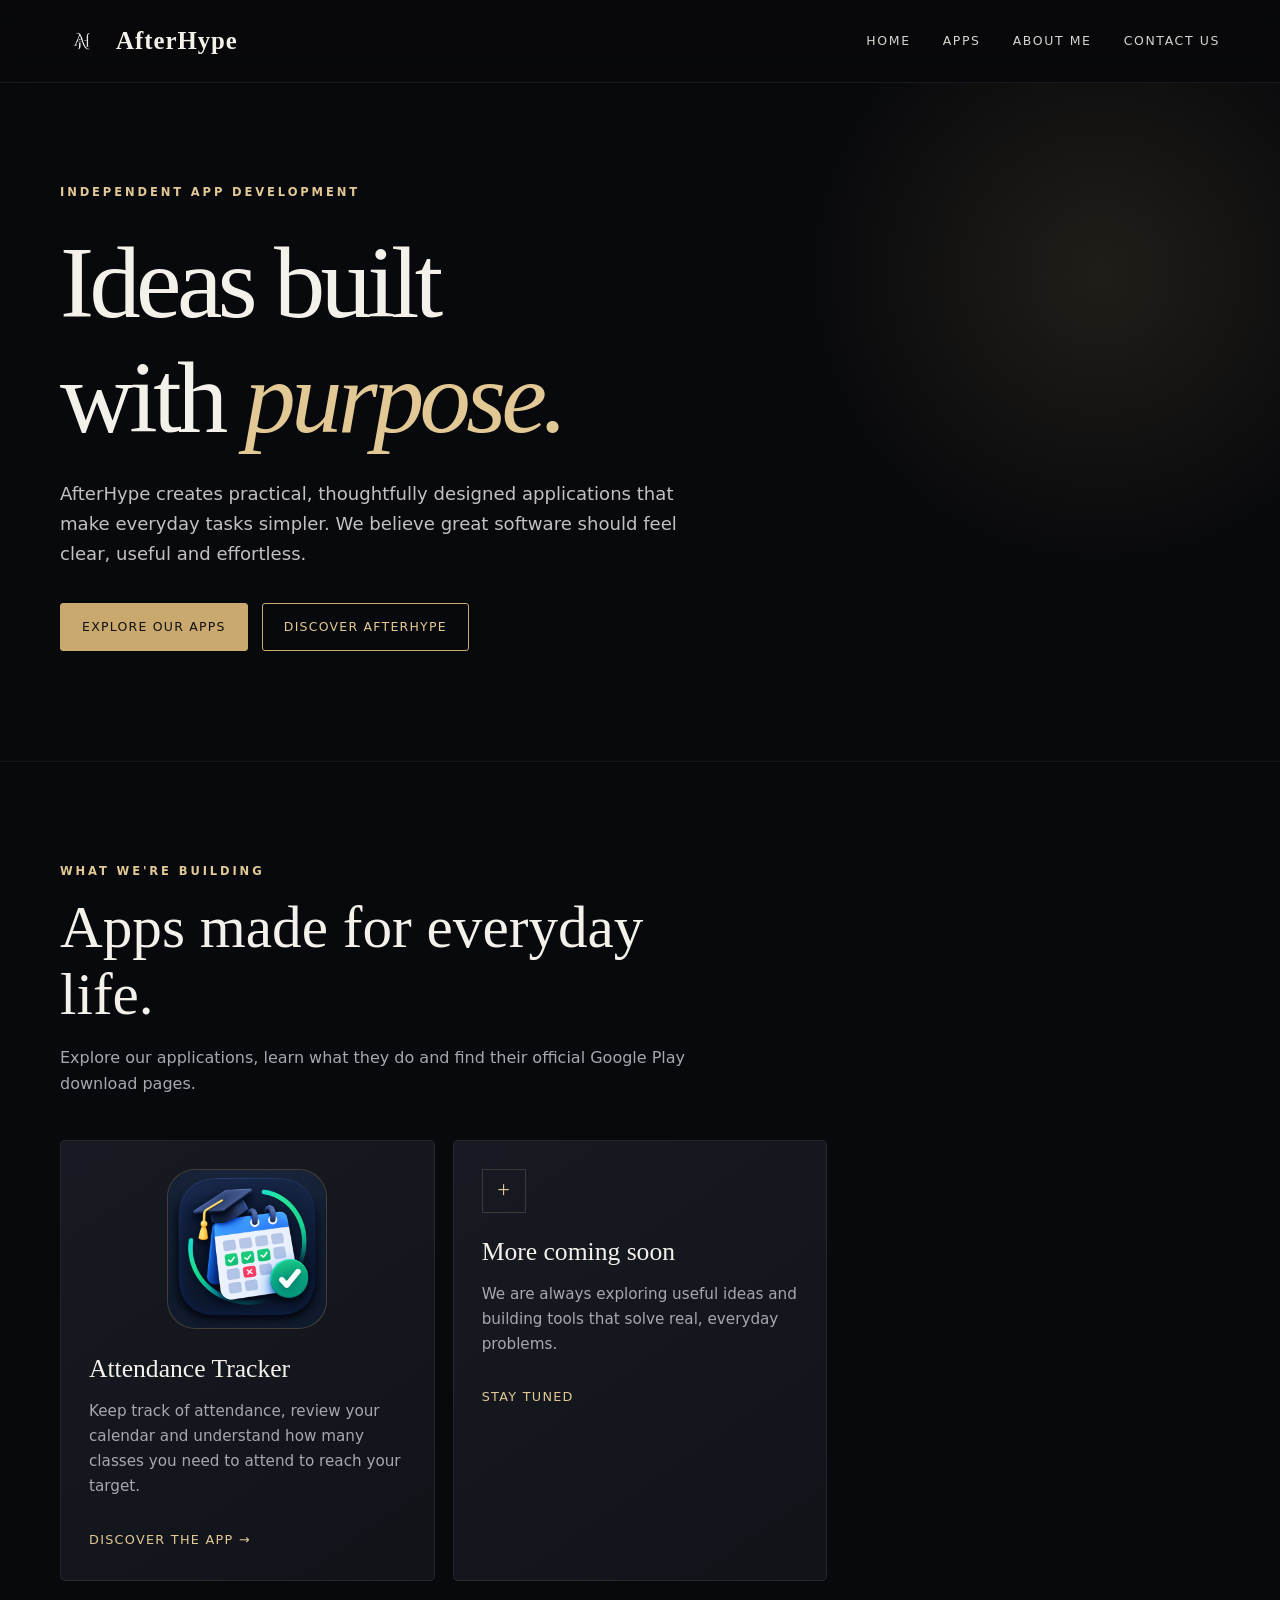
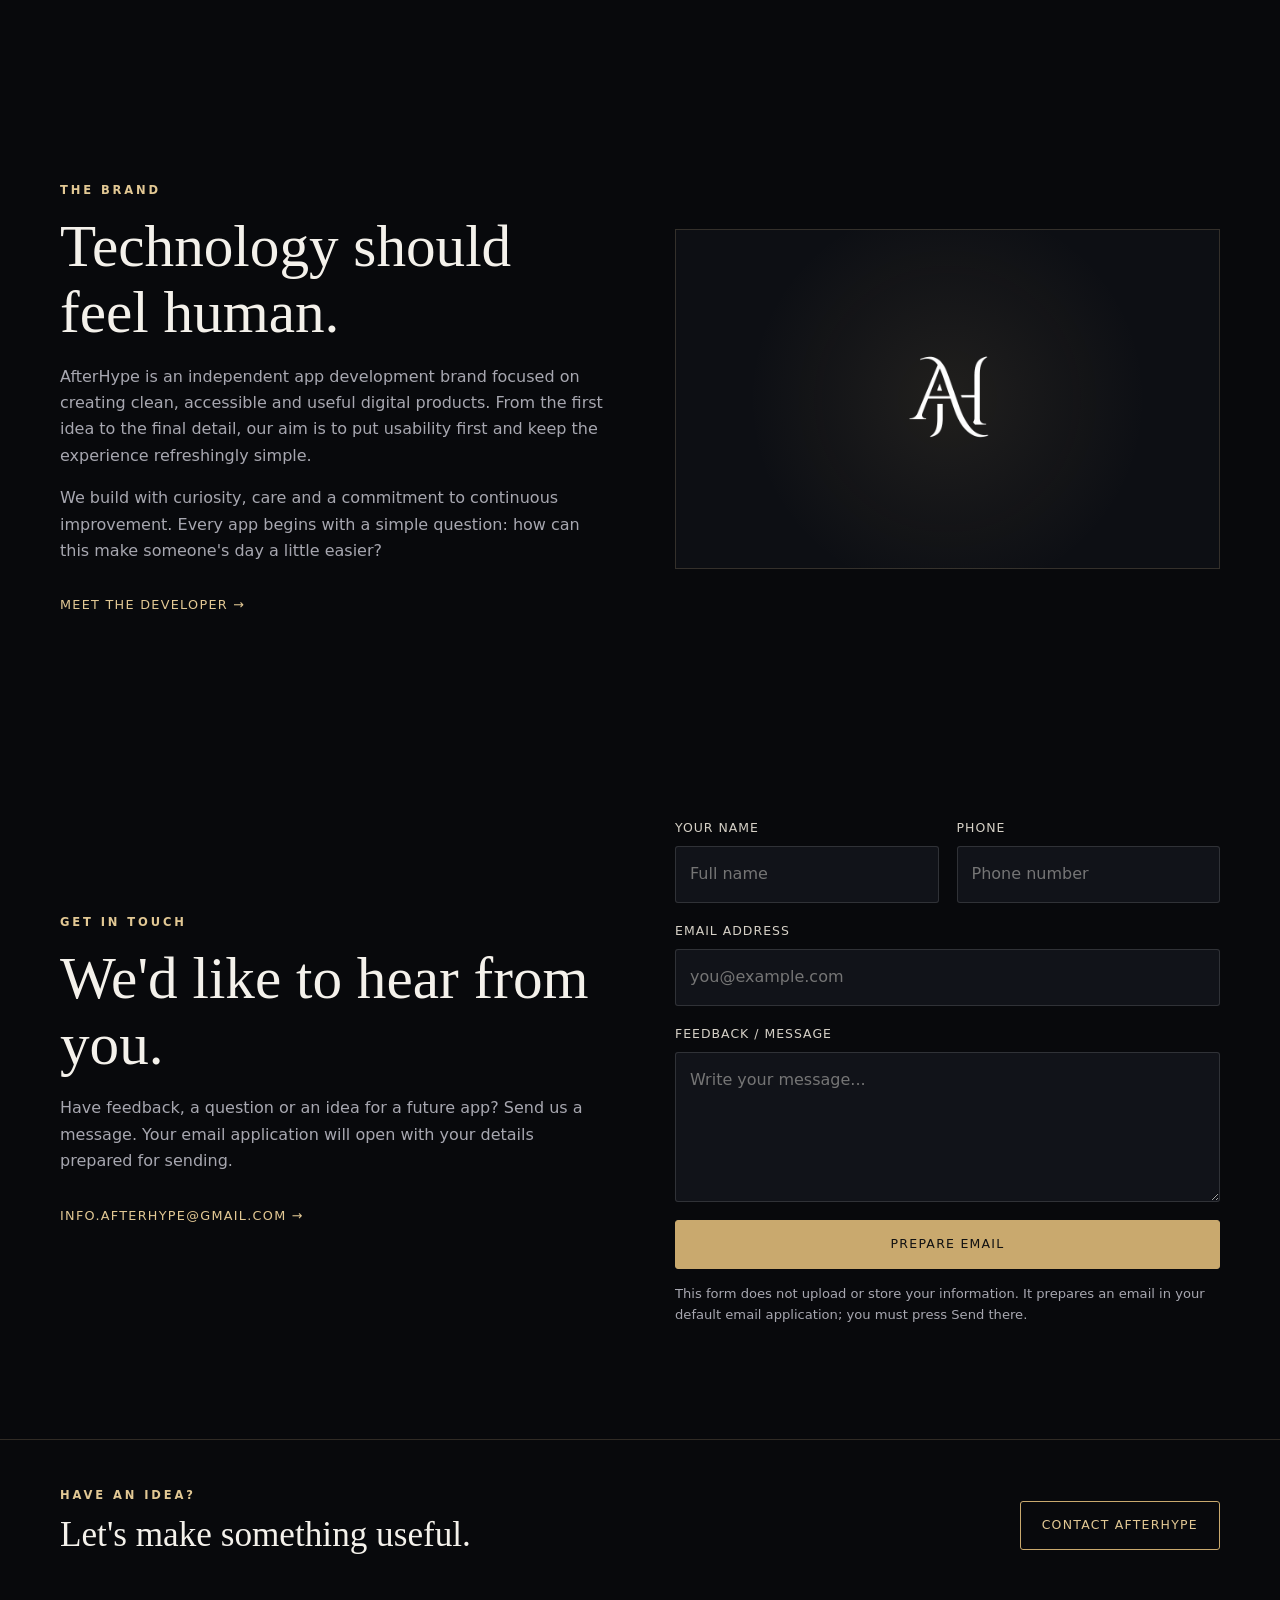
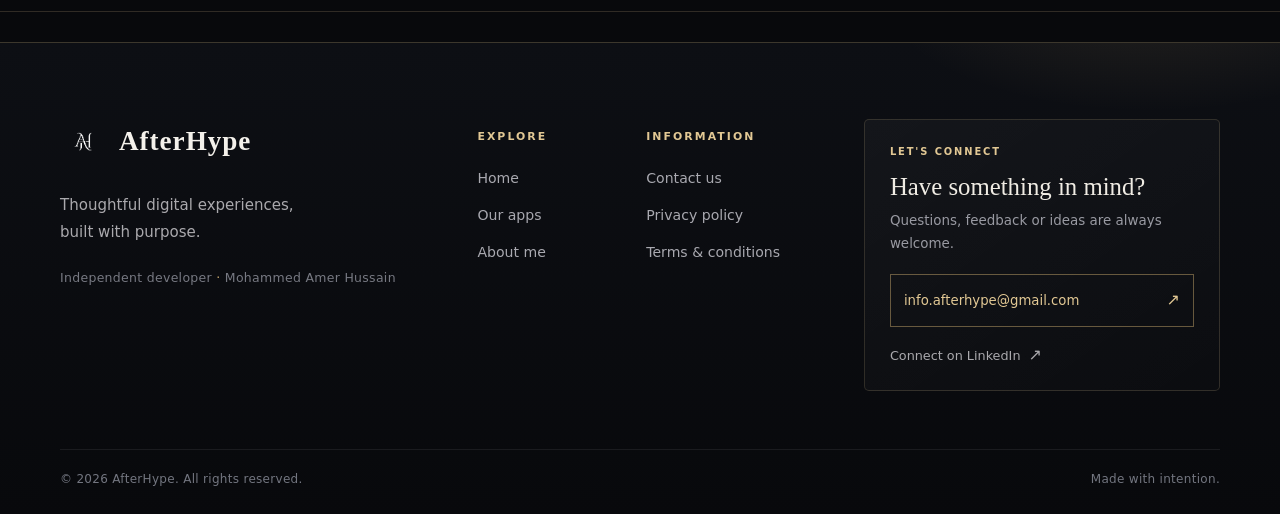
<file: index.html>
<!doctype html>
<html lang="en">
  <head>
    <meta charset="utf-8" />
    <meta name="viewport" content="width=device-width,initial-scale=1" />
    <meta name="theme-color" content="#08090c" />
    <meta property="og:site_name" content="AfterHype" />
    <meta
      name="google-site-verification"
      content="LOmmPHNbadGlNpU0KTzuG_bJA6RXmkfmDdzditkZpbk"
    />
    <meta name="msvalidate.01" content="0120D2CBD996D2A7EED745190C4D53A4" />
    <meta
      name="description"
      content="Discover AfterHype, an independent app development brand by Mohammed Amer Hussain. Explore useful Android applications..."
    />
    <meta
      name="keywords"
      content="AfterHype, AfterHype official website, mobile app development, Android apps, digital solutions, innovative apps"
    />
    <script type="application/ld+json">
      {
        "@context": "https://schema.org",
        "@type": "WebSite",
        "name": "AfterHype",
        "alternateName": "After Hype",
        "url": "https://after-hype.github.io/"
      }
    </script>
    <link rel="canonical" href="https://after-hype.github.io/" />
    <title>AfterHype – Innovative Apps & Digital Solutions</title>
    <link rel="stylesheet" href="/assets/style.css" />
    <link rel="icon" type="image/png" href="/assets/ah-logo.png" />
    <link rel="apple-touch-icon" href="/assets/ah-logo.png" />
  </head>
  <body>
    <header class="site-header">
      <div class="container header-inner">
        <a class="brand" href="/index.html"
          ><img
            src="/assets/ah-logo.png"
            alt="AfterHype monogram"
            onerror="this.style.display = 'none'"
          /><span>AfterHype</span></a
        >
        <button
          class="menu-toggle"
          aria-label="Toggle navigation"
          aria-expanded="false"
        >
          MENU
        </button>
        <nav class="nav" aria-label="Main navigation">
          <a href="/index.html">HOME</a>
          <a href="/apps/apps-index.html">APPS</a>
          <a href="/about.html">ABOUT ME</a
          ><a href="/index.html#contact">CONTACT US</a>
        </nav>
      </div>
    </header>
    <main>
      <section class="hero">
        <div class="container">
          <div class="hero-content">
            <div class="eyebrow">Independent app development</div>
            <h1>Ideas built<br />with <span>purpose.</span></h1>
            <p class="lead">
              AfterHype creates practical, thoughtfully designed applications
              that make everyday tasks simpler. We believe great software should
              feel clear, useful and effortless.
            </p>
            <div class="actions">
              <a class="btn primary" href="#apps">Explore our apps</a
              ><a class="btn secondary" href="#about">Discover AfterHype</a>
            </div>
          </div>
        </div>
      </section>
      <section class="section" id="apps">
        <div class="container">
          <div class="section-head">
            <div class="eyebrow">What we're building</div>
            <h2>Apps made for everyday life.</h2>
            <p class="muted">
              Explore our applications, learn what they do and find their
              official Google Play download pages.
            </p>
          </div>
          <div class="grid">
            <article class="card">
              <div class="app-icon">
                <img
                  src="/assets/Attendance/attendance-tracker-logo.png"
                  alt="Attendance Tracker app logo"
                />
              </div>
              <br />
              <h3>Attendance Tracker</h3>
              <p>
                Keep track of attendance, review your calendar and understand
                how many classes you need to attend to reach your target.
              </p>
              <a class="text-link" href="/apps/attendance-tracker/"
                >Discover the app →</a
              >
            </article>
            <article class="card">
              <div class="symbol">+</div>
              <h3>More coming soon</h3>
              <p>
                We are always exploring useful ideas and building tools that
                solve real, everyday problems.
              </p>
              <span class="text-link">Stay tuned</span>
            </article>
          </div>
        </div>
      </section>
      <section class="section" id="about">
        <div class="container split">
          <div>
            <div class="eyebrow">The brand</div>
            <h2>Technology should feel human.</h2>
            <p class="muted">
              AfterHype is an independent app development brand focused on
              creating clean, accessible and useful digital products. From the
              first idea to the final detail, our aim is to put usability first
              and keep the experience refreshingly simple.
            </p>
            <p class="muted">
              We build with curiosity, care and a commitment to continuous
              improvement. Every app begins with a simple question: how can this
              make someone's day a little easier?
            </p>
            <a class="text-link" href="/about.html">Meet the developer →</a>
          </div>
          <div class="monogram-panel">
            <img
              src="/assets/ah-logo.png"
              alt="AfterHype monogram"
              class="brand-mark"
              onerror="this.style.display = 'none'"
            />
          </div>
        </div>
      </section>
      <section class="section" id="contact">
        <div class="container split">
          <div>
            <div class="eyebrow">Get in touch</div>
            <h2>We'd like to hear from you.</h2>
            <p class="muted">
              Have feedback, a question or an idea for a future app? Send us a
              message. Your email application will open with your details
              prepared for sending.
            </p>
            <p>
              <a class="text-link" href="mailto:info.afterhype@gmail.com"
                >info.afterhype@gmail.com →</a
              >
            </p>
          </div>
          <form id="contactForm">
            <div class="form-grid">
              <div class="field">
                <label for="name">Your name</label
                ><input
                  id="name"
                  name="name"
                  required
                  autocomplete="name"
                  placeholder="Full name"
                />
              </div>
              <div class="field">
                <label for="phone">Phone</label
                ><input
                  id="phone"
                  name="phone"
                  type="tel"
                  autocomplete="tel"
                  required
                  placeholder="Phone number"
                />
              </div>
              <div class="field full">
                <label for="email">Email address</label
                ><input
                  id="email"
                  name="email"
                  type="email"
                  required
                  autocomplete="email"
                  placeholder="you@example.com"
                />
              </div>
              <div class="field full">
                <label for="feedback">Feedback / message</label
                ><textarea
                  id="feedback"
                  name="feedback"
                  required
                  placeholder="Write your message..."
                ></textarea>
              </div>
              <div class="field full">
                <button class="btn primary" type="submit">Prepare email</button>
              </div>
            </div>
            <p class="form-note">
              This form does not upload or store your information. It prepares
              an email in your default email application; you must press Send
              there.
            </p>
          </form>
        </div>
      </section>
      <section class="callout">
        <div class="container callout-inner">
          <div>
            <div class="eyebrow">Have an idea?</div>
            <h2 style="font-size: 2.2rem; margin: 10px 0">
              Let's make something useful.
            </h2>
          </div>
          <a class="btn secondary" href="mailto:info.afterhype@gmail.com"
            >Contact AfterHype</a
          >
        </div>
      </section>
    </main>
    <script>
      document
        .getElementById("contactForm")
        .addEventListener("submit", function (e) {
          e.preventDefault();
          const f = new FormData(this);
          const subject = encodeURIComponent(
            "Website enquiry from " + f.get("name"),
          );
          const body = encodeURIComponent(
            "Name: " +
              f.get("name") +
              "\nPhone: " +
              (f.get("phone") || "Not provided") +
              "\nEmail: " +
              f.get("email") +
              "\n\nMessage:\n" +
              f.get("feedback"),
          );
          window.location.href =
            "mailto:info.afterhype@gmail.com?subject=" +
            subject +
            "&body=" +
            body;
        });
    </script>

    <footer class="site-footer">
      <div class="container">
        <div class="footer-main">
          <div class="footer-brand-block">
            <a
              class="footer-brand-lockup"
              href="/index.html"
              aria-label="AfterHype home"
            >
              <img src="/assets/ah-logo.png" alt="AfterHype logo" />
              <span>AfterHype</span>
            </a>
            <p class="footer-tagline">
              Thoughtful digital experiences, built with purpose.
            </p>
            <p class="footer-developer">
              Independent developer <span>·</span> Mohammed Amer Hussain
            </p>
          </div>
          <div class="footer-links-group">
            <div class="footer-col">
              <h4>Explore</h4>
              <a href="/index.html">Home</a
              ><a href="/apps/apps-index.html">Our apps</a
              ><a href="/about.html">About me</a>
            </div>
            <div class="footer-col">
              <h4>Information</h4>
              <a href="/index.html#contact">Contact us</a>
              <a href="/legal/privacy.html">Privacy policy</a>
              <a href="/legal/terms.html">Terms &amp; conditions</a>
            </div>
          </div>
          <div class="footer-connect">
            <span class="footer-kicker">LET'S CONNECT</span>
            <h3>Have something in mind?</h3>
            <p>Questions, feedback or ideas are always welcome.</p>
            <a class="footer-email" href="mailto:info.afterhype@gmail.com"
              >info.afterhype@gmail.com <span aria-hidden="true">↗</span></a
            >
            <a
              class="footer-social"
              href="https://www.linkedin.com/in/amerhussain001/"
              target="_blank"
              rel="noopener noreferrer"
              >Connect on LinkedIn <span aria-hidden="true">↗</span></a
            >
          </div>
        </div>
        <div class="footer-bottom">
          <span
            >© <span class="current-year"></span> AfterHype. All rights
            reserved.</span
          ><span>Made with intention.</span>
        </div>
      </div>
    </footer>
    <script>
      document
        .querySelectorAll(".current-year")
        .forEach((el) => (el.textContent = new Date().getFullYear()));
    </script>
  </body>
</html>
</file>
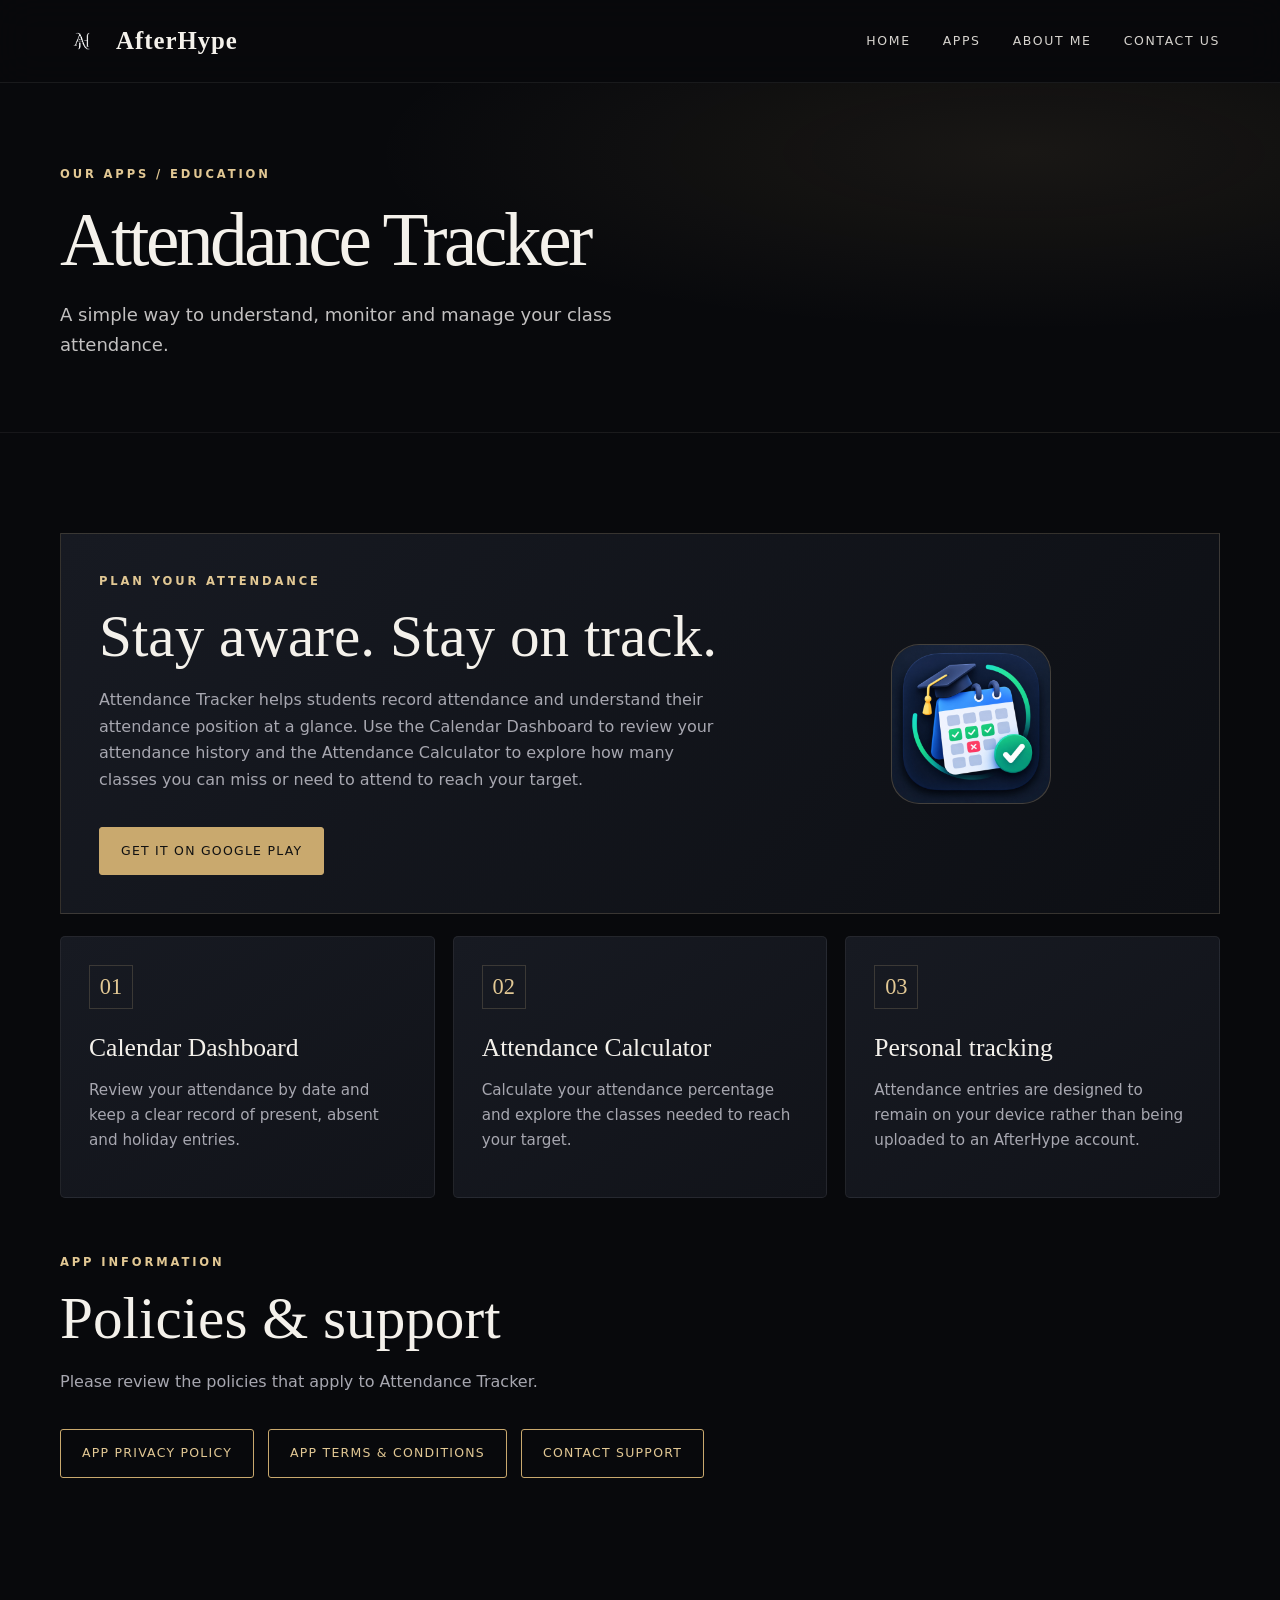
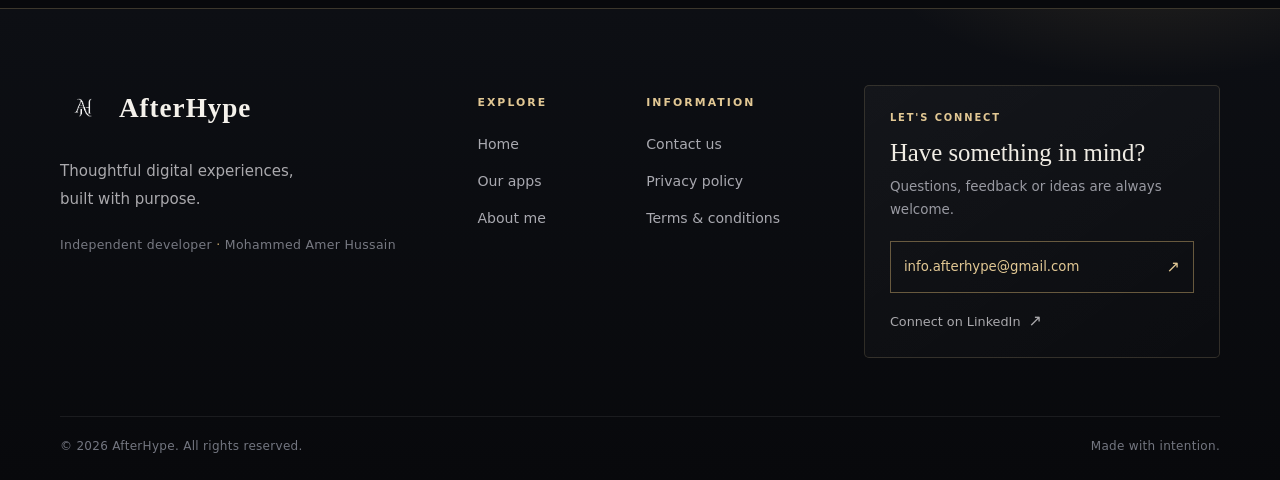
<file: apps/attendance-tracker/index.html>
<!doctype html>
<html lang="en">
  <head>
    <meta charset="utf-8" />
    <meta name="viewport" content="width=device-width,initial-scale=1" />
    <meta name="theme-color" content="#08090c" />
    <meta property="og:site_name" content="AfterHype" />
    <meta
      name="description"
      content="Track college attendance with Attendance Tracker. Manage present, absent and holiday records, view your attendance calendar, calculate attendance percentage and plan classes to reach your target."
    />
    <meta
      name="keywords"
      content="attendance tracker app, college attendance tracker, attendance calculator, attendance percentage calculator, student attendance app, 75 percent attendance calculator, class attendance management"
    />
    <title>Attendance Tracker – Attendance Management App</title>
    <link rel="stylesheet" href="/assets/style.css" />
    <link rel="icon" type="image/png" href="/assets/ah-logo.png" />
    <link rel="apple-touch-icon" href="/assets/ah-logo.png" />
  </head>
  <body>
    <header class="site-header">
      <div class="container header-inner">
        <a class="brand" href="/index.html"
          ><img
            src="/assets/ah-logo.png"
            alt="AfterHype monogram"
            onerror="this.style.display = 'none'"
          /><span>AfterHype</span></a
        >
        <button
          class="menu-toggle"
          aria-label="Toggle navigation"
          aria-expanded="false"
        >
          MENU
        </button>
        <nav class="nav" aria-label="Main navigation">
          <a href="/index.html">HOME</a>
          <a href="/apps/apps-index.html">APPS</a>
          <a href="/about.html">ABOUT ME</a>
          <a href="/index.html#contact">CONTACT US</a>
        </nav>
      </div>
    </header>
    <main>
      <section class="page-hero">
        <div class="container">
          <div class="eyebrow">Our apps / Education</div>
          <h1>Attendance Tracker</h1>
          <p class="lead">
            A simple way to understand, monitor and manage your class
            attendance.
          </p>
        </div>
      </section>
      <section class="section">
        <div class="container">
          <div class="app-feature">
            <div>
              <div class="eyebrow">Plan your attendance</div>
              <h2 style="margin: 12px 0 18px">Stay aware. Stay on track.</h2>
              <p class="muted">
                Attendance Tracker helps students record attendance and
                understand their attendance position at a glance. Use the
                Calendar Dashboard to review your attendance history and the
                Attendance Calculator to explore how many classes you can miss
                or need to attend to reach your target.
              </p>
              <div class="actions">
                <a
                  class="btn primary"
                  href="https://play.google.com/store/apps/details?id=com.AfterHype.attendancetracker"
                  target="_blank"
                  rel="noopener noreferrer"
                  >Get it on Google Play</a
                >
                <!-- <a
                  class="btn secondary"
                  href="/apps/web-view/attendance.html"
                  target="_blank"
                  rel="noopener noreferrer"
                >
                Check it out on website</a> -->
              </div>
            </div>
            <div class="app-icon">
              <img
                src="/assets//Attendance/attendance-tracker-logo.png"
                alt="Attendance Tracker app logo"
              />
            </div>
          </div>
          <div class="grid" style="margin-top: 22px">
            <article class="card">
              <div class="symbol">01</div>
              <h3>Calendar Dashboard</h3>
              <p>
                Review your attendance by date and keep a clear record of
                present, absent and holiday entries.
              </p>
            </article>
            <article class="card">
              <div class="symbol">02</div>
              <h3>Attendance Calculator</h3>
              <p>
                Calculate your attendance percentage and explore the classes
                needed to reach your target.
              </p>
            </article>
            <article class="card">
              <div class="symbol">03</div>
              <h3>Personal tracking</h3>
              <p>
                Attendance entries are designed to remain on your device rather
                than being uploaded to an AfterHype account.
              </p>
            </article>
          </div>
          <div style="margin-top: 55px">
            <div class="eyebrow">App information</div>
            <h2>Policies &amp; support</h2>
            <p class="muted">
              Please review the policies that apply to Attendance Tracker.
            </p>
            <div class="actions">
              <a
                class="btn secondary"
                href="/apps/attendance-tracker/privacy.html"
                >App Privacy Policy</a
              ><a
                class="btn secondary"
                href="/apps/attendance-tracker/terms.html"
                >App Terms &amp; Conditions</a
              ><a class="btn secondary" href="/index.html#contact"
                >Contact support</a
              >
            </div>
          </div>
        </div>
      </section>
    </main>

    <footer class="site-footer">
      <div class="container">
        <div class="footer-main">
          <div class="footer-brand-block">
            <a
              class="footer-brand-lockup"
              href="/index.html"
              aria-label="AfterHype home"
            >
              <img src="/assets/ah-logo.png" alt="AfterHype logo" />
              <span>AfterHype</span>
            </a>
            <p class="footer-tagline">
              Thoughtful digital experiences, built with purpose.
            </p>
            <p class="footer-developer">
              Independent developer <span>·</span> Mohammed Amer Hussain
            </p>
          </div>
          <div class="footer-links-group">
            <div class="footer-col">
              <h4>Explore</h4>
              <a href="/index.html">Home</a>
              <a href="/apps/apps-index.html">Our apps</a>
              <a href="/about.html">About me</a>
            </div>
            <div class="footer-col">
              <h4>Information</h4>
              <a href="/index.html#contact">Contact us</a>
              <a href="/legal/privacy.html">Privacy policy</a>
              <a href="/legal/terms.html">Terms &amp; conditions</a>
            </div>
          </div>
          <div class="footer-connect">
            <span class="footer-kicker">LET'S CONNECT</span>
            <h3>Have something in mind?</h3>
            <p>Questions, feedback or ideas are always welcome.</p>
            <a class="footer-email" href="mailto:info.afterhype@gmail.com"
              >info.afterhype@gmail.com <span aria-hidden="true">↗</span></a
            >
            <a
              class="footer-social"
              href="https://www.linkedin.com/in/amerhussain001/"
              target="_blank"
              rel="noopener noreferrer"
              >Connect on LinkedIn <span aria-hidden="true">↗</span></a
            >
          </div>
        </div>
        <div class="footer-bottom">
          <span
            >© <span class="current-year"></span> AfterHype. All rights
            reserved.</span
          ><span>Made with intention.</span>
        </div>
      </div>
    </footer>
    <script>
      document
        .querySelectorAll(".current-year")
        .forEach((el) => (el.textContent = new Date().getFullYear()));
    </script>
  </body>
</html>
</file>
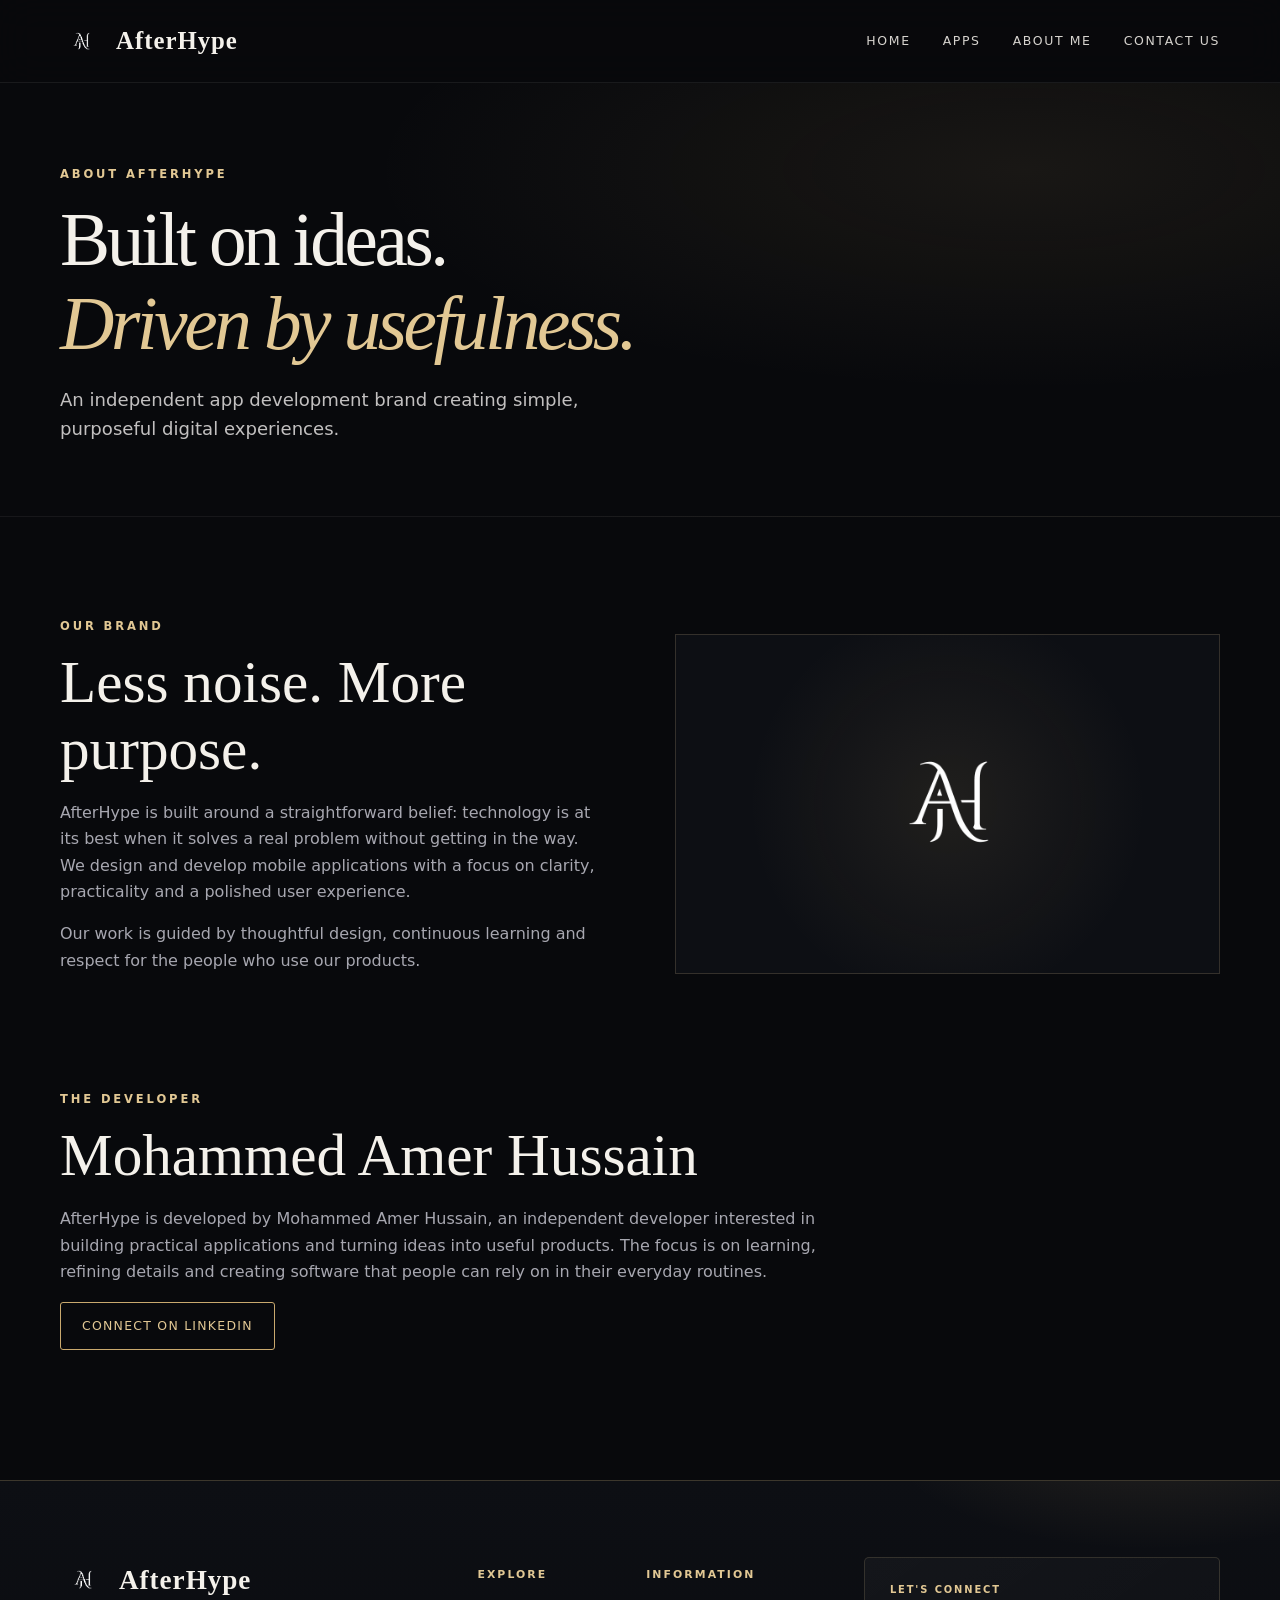
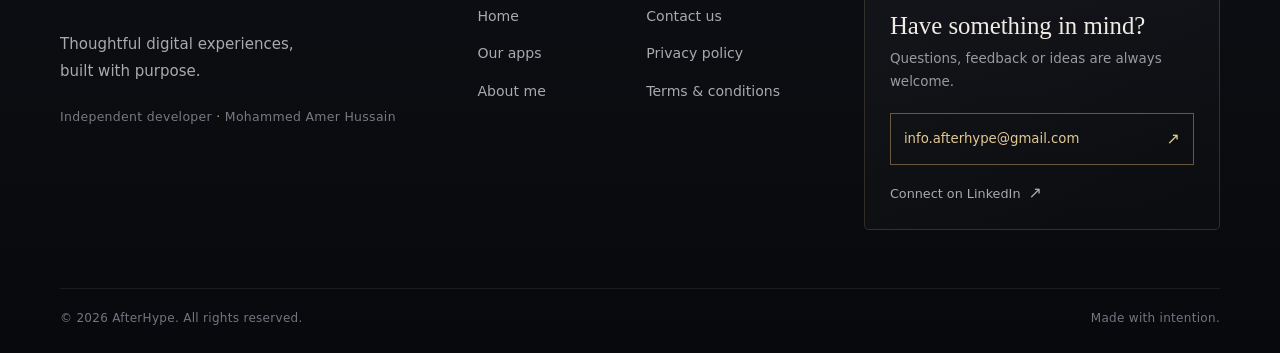
<file: about.html>
<!doctype html>
<html lang="en">
  <head>
    <meta charset="utf-8" />
    <meta name="viewport" content="width=device-width,initial-scale=1" />
    <meta name="theme-color" content="#08090c" />
    <meta property="og:site_name" content="AfterHype" />
    <meta
      name="description"
      content="Learn about AfterHype, its developer, vision and mission to create practical, user-friendly mobile applications and digital experiences that simplify everyday life."
    />
    <meta
      name="keywords"
      content="About AfterHype, AfterHype developer, independent app developer, app development, technology, digital innovation"
    />
    <title>About AfterHype - Developer & Mission</title>
    <link rel="stylesheet" href="/assets/style.css" />
    <link rel="icon" type="image/png" href="/assets/ah-logo.png" />
    <link rel="apple-touch-icon" href="/assets/ah-logo.png" />
  </head>
  <body>
    <header class="site-header">
      <div class="container header-inner">
        <a class="brand" href="/index.html"
          ><img
            src="/assets/ah-logo.png"
            alt="AfterHype monogram"
            onerror="this.style.display = 'none'"
          /><span>AfterHype</span></a
        >
        <button
          class="menu-toggle"
          aria-label="Toggle navigation"
          aria-expanded="false"
        >
          MENU
        </button>
        <nav class="nav" aria-label="Main navigation">
          <a href="/index.html">HOME</a>
          <a href="/apps/apps-index.html">APPS</a>
          <a href="/about.html">ABOUT ME</a>
          <a href="/index.html#contact">CONTACT US</a>
        </nav>
      </div>
    </header>
    <main>
      <section class="page-hero">
        <div class="container">
          <div class="eyebrow">About AfterHype</div>
          <h1>
            Built on ideas.<br /><span
              style="color: var(--gold2); font-style: italic"
              >Driven by usefulness.</span
            >
          </h1>
          <p class="lead">
            An independent app development brand creating simple, purposeful
            digital experiences.
          </p>
        </div>
      </section>
      <section class="section">
        <div class="container split">
          <div>
            <div class="eyebrow">Our brand</div>
            <h2>Less noise. More purpose.</h2>
            <p class="muted">
              AfterHype is built around a straightforward belief: technology is
              at its best when it solves a real problem without getting in the
              way. We design and develop mobile applications with a focus on
              clarity, practicality and a polished user experience.
            </p>
            <p class="muted">
              Our work is guided by thoughtful design, continuous learning and
              respect for the people who use our products.
            </p>
          </div>
          <div class="monogram-panel">
            <img
              src="/assets/ah-logo.png"
              alt="AfterHype monogram"
              onerror="this.style.display = 'none'"
            />
          </div>
        </div>
      </section>
      <section class="section" style="padding-top: 0">
        <div class="container">
          <div class="eyebrow">The developer</div>
          <h2>Mohammed Amer Hussain</h2>
          <p class="muted" style="max-width: 760px">
            AfterHype is developed by Mohammed Amer Hussain, an independent
            developer interested in building practical applications and turning
            ideas into useful products. The focus is on learning, refining
            details and creating software that people can rely on in their
            everyday routines.
          </p>
          <a
            class="btn secondary"
            href="https://www.linkedin.com/in/amerhussain001/"
            target="_blank"
            rel="noopener noreferrer"
            >Connect on LinkedIn</a
          >
        </div>
      </section>
    </main>

    <footer class="site-footer">
      <div class="container">
        <div class="footer-main">
          <div class="footer-brand-block">
            <a
              class="footer-brand-lockup"
              href="/index.html"
              aria-label="AfterHype home"
            >
              <img src="/assets/ah-logo.png" alt="AfterHype logo" />
              <span>AfterHype</span>
            </a>
            <p class="footer-tagline">
              Thoughtful digital experiences, built with purpose.
            </p>
            <p class="footer-developer">
              Independent developer <span>·</span> Mohammed Amer Hussain
            </p>
          </div>
          <div class="footer-links-group">
            <div class="footer-col">
              <h4>Explore</h4>
              <a href="/index.html">Home</a
              ><a href="/apps/apps-index.html">Our apps</a
              ><a href="/about.html">About me</a>
            </div>
            <div class="footer-col">
              <h4>Information</h4>
              <a href="/index.html#contact">Contact us</a>
              <a href="/legal/privacy.html">Privacy policy</a>
              <a href="/legal/terms.html">Terms &amp; conditions</a>
            </div>
          </div>
          <div class="footer-connect">
            <span class="footer-kicker">LET'S CONNECT</span>
            <h3>Have something in mind?</h3>
            <p>Questions, feedback or ideas are always welcome.</p>
            <a class="footer-email" href="mailto:info.afterhype@gmail.com"
              >info.afterhype@gmail.com <span aria-hidden="true">↗</span></a
            >
            <a
              class="footer-social"
              href="https://www.linkedin.com/in/amerhussain001/"
              target="_blank"
              rel="noopener noreferrer"
              >Connect on LinkedIn <span aria-hidden="true">↗</span></a
            >
          </div>
        </div>
        <div class="footer-bottom">
          <span
            >© <span class="current-year"></span> AfterHype. All rights
            reserved.</span
          ><span>Made with intention.</span>
        </div>
      </div>
    </footer>
    <script>
      document
        .querySelectorAll(".current-year")
        .forEach((el) => (el.textContent = new Date().getFullYear()));
    </script>
  </body>
</html>
</file>
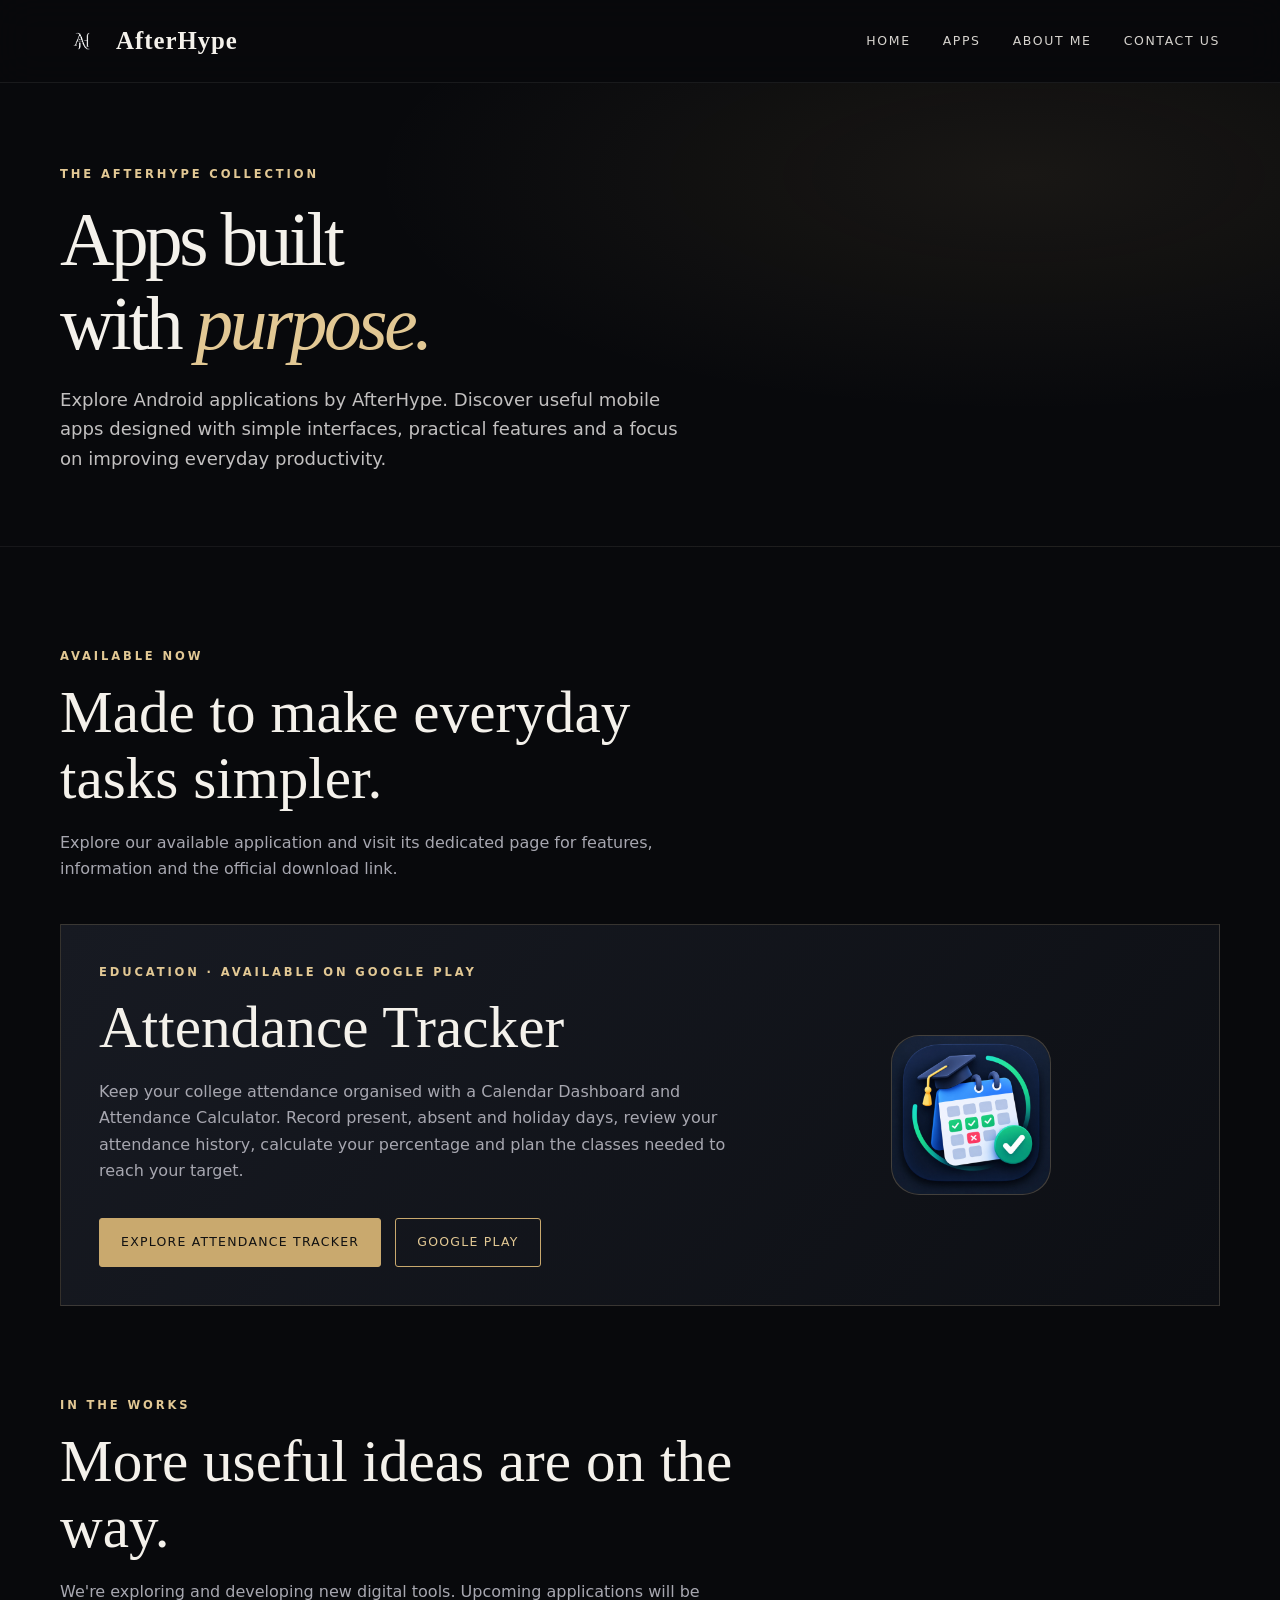
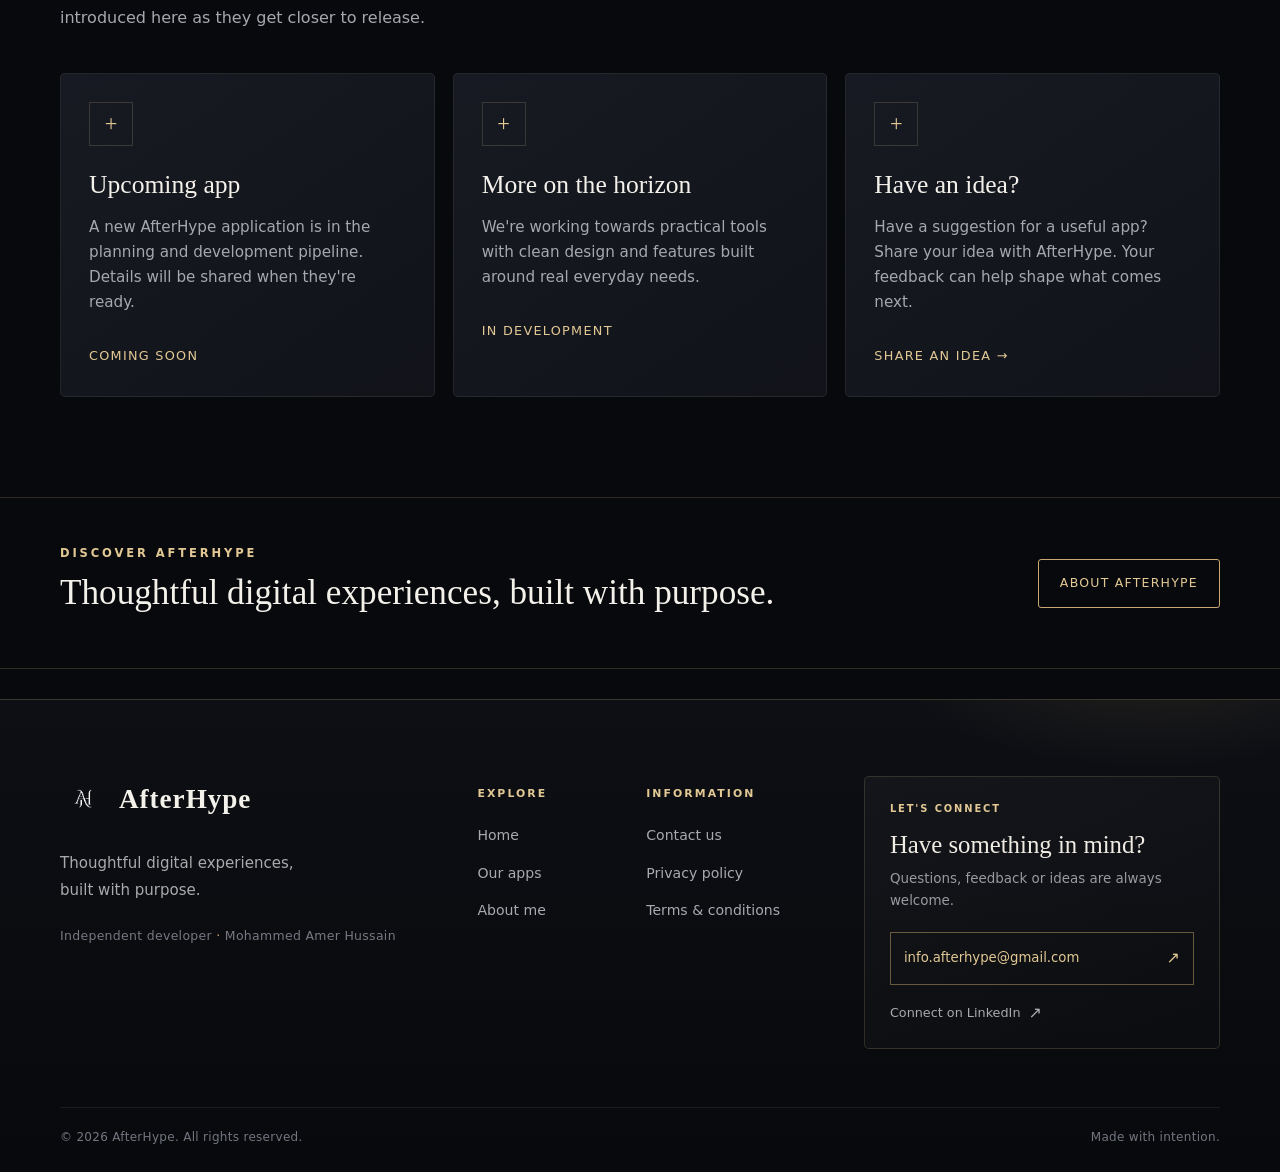
<file: apps/apps-index.html>
<!doctype html>
<html lang="en">
  <head>
    <meta charset="utf-8" />
    <meta name="viewport" content="width=device-width,initial-scale=1" />
    <meta name="theme-color" content="#08090c" />
    <meta
      name="description"
      content="Explore Android applications by AfterHype. Discover useful mobile apps designed with simple interfaces, practical features and a focus on improving everyday productivity."
    />
    <meta property="og:site_name" content="AfterHype" />
    <meta property="og:type" content="website" />
    <meta property="og:title" content="AfterHype Apps – Android Applications" />
    <meta
      property="og:description"
      content="Explore useful Android applications by AfterHype, designed with simple interfaces and practical features."
    />
    <meta property="og:url" content="https://after-hype.github.io/apps/" />
    <link rel="canonical" href="https://after-hype.github.io/apps/" />
    <title>AfterHype Apps – Android Applications</title>
    <link rel="stylesheet" href="/assets/style.css" />
    <link rel="icon" type="image/png" href="/assets/ah-logo.png" />
    <link rel="apple-touch-icon" href="/assets/ah-logo.png" />
  </head>
  <body>
    <header class="site-header">
      <div class="container header-inner">
        <a class="brand" href="/index.html">
          <img
            src="/assets/ah-logo.png"
            alt="AfterHype monogram"
            onerror="this.style.display = 'none'"
          />
          <span>AfterHype</span>
        </a>
        <button
          class="menu-toggle"
          aria-label="Toggle navigation"
          aria-expanded="false"
        >
          MENU
        </button>
        <nav class="nav" aria-label="Main navigation">
          <a href="/index.html">HOME</a>
          <a href="/apps/apps-index.html">APPS</a>
          <a href="/about.html">ABOUT ME</a>
          <a href="/index.html#contact">CONTACT US</a>
        </nav>
      </div>
    </header>

    <main>
      <section class="page-hero">
        <div class="container">
          <div class="eyebrow">The AfterHype collection</div>
          <h1>
            Apps built<br />with
            <span style="color: var(--gold2); font-style: italic"
              >purpose.</span
            >
          </h1>
          <p class="lead">
            Explore Android applications by AfterHype. Discover useful mobile
            apps designed with simple interfaces, practical features and a focus
            on improving everyday productivity.
          </p>
        </div>
      </section>

      <section class="section">
        <div class="container">
          <div class="section-head">
            <div class="eyebrow">Available now</div>
            <h2>Made to make everyday tasks simpler.</h2>
            <p class="muted">
              Explore our available application and visit its dedicated page for
              features, information and the official download link.
            </p>
          </div>

          <article class="app-feature">
            <div>
              <div class="eyebrow">Education · Available on Google Play</div>
              <h2 style="margin: 12px 0 18px">Attendance Tracker</h2>
              <p class="muted">
                Keep your college attendance organised with a Calendar Dashboard
                and Attendance Calculator. Record present, absent and holiday
                days, review your attendance history, calculate your percentage
                and plan the classes needed to reach your target.
              </p>
              <div class="actions">
                <a class="btn primary" href="/apps/attendance-tracker/"
                  >Explore Attendance Tracker</a
                >
                <a
                  class="btn secondary"
                  href="https://play.google.com/store/apps/details?id=com.AfterHype.attendancetracker"
                  target="_blank"
                  rel="noopener noreferrer"
                  >Google Play</a
                >
              </div>
            </div>
            <div class="app-icon">
              <img
                src="/assets/Attendance/attendance-tracker-logo.png"
                alt="Attendance Tracker app icon"
              />
            </div>
          </article>

          <div style="margin-top: 90px">
            <div class="section-head">
              <div class="eyebrow">In the works</div>
              <h2>More useful ideas are on the way.</h2>
              <p class="muted">
                We're exploring and developing new digital tools. Upcoming
                applications will be introduced here as they get closer to
                release.
              </p>
            </div>
            <div class="grid">
              <article class="card">
                <div class="symbol">+</div>
                <h3>Upcoming app</h3>
                <p>
                  A new AfterHype application is in the planning and development
                  pipeline. Details will be shared when they're ready.
                </p>
                <span class="text-link">Coming soon</span>
              </article>
              <article class="card">
                <div class="symbol">+</div>
                <h3>More on the horizon</h3>
                <p>
                  We're working towards practical tools with clean design and
                  features built around real everyday needs.
                </p>
                <span class="text-link">In development</span>
              </article>
              <article class="card">
                <div class="symbol">+</div>
                <h3>Have an idea?</h3>
                <p>
                  Have a suggestion for a useful app? Share your idea with
                  AfterHype. Your feedback can help shape what comes next.
                </p>
                <a class="text-link" href="mailto:info.afterhype@gmail.com"
                  >Share an idea →</a
                >
              </article>
            </div>
          </div>
        </div>
      </section>

      <section class="callout">
        <div class="container callout-inner">
          <div>
            <div class="eyebrow">Discover AfterHype</div>
            <h2 style="font-size: 2.2rem; margin: 10px 0">
              Thoughtful digital experiences, built with purpose.
            </h2>
          </div>
          <a class="btn secondary" href="/index.html#about">About AfterHype</a>
        </div>
      </section>
    </main>

    <footer class="site-footer">
      <div class="container">
        <div class="footer-main">
          <div class="footer-brand-block">
            <a
              class="footer-brand-lockup"
              href="/index.html"
              aria-label="AfterHype home"
            >
              <img src="/assets/ah-logo.png" alt="AfterHype logo" />
              <span>AfterHype</span>
            </a>
            <p class="footer-tagline">
              Thoughtful digital experiences, built with purpose.
            </p>
            <p class="footer-developer">
              Independent developer <span>·</span> Mohammed Amer Hussain
            </p>
          </div>
          <div class="footer-links-group">
            <div class="footer-col">
              <h4>Explore</h4>
              <a href="/index.html">Home</a>
              <a href="/apps/apps-index.html">Our apps</a>
              <a href="/about.html">About me</a>
            </div>
            <div class="footer-col">
              <h4>Information</h4>
              <a href="/index.html#contact">Contact us</a>
              <a href="/legal/privacy.html">Privacy policy</a>
              <a href="/legal/terms.html">Terms &amp; conditions</a>
            </div>
          </div>
          <div class="footer-connect">
            <span class="footer-kicker">LET'S CONNECT</span>
            <h3>Have something in mind?</h3>
            <p>Questions, feedback or ideas are always welcome.</p>
            <a class="footer-email" href="mailto:info.afterhype@gmail.com"
              >info.afterhype@gmail.com <span aria-hidden="true">↗</span></a
            >
            <a
              class="footer-social"
              href="https://www.linkedin.com/in/amerhussain001/"
              target="_blank"
              rel="noopener noreferrer"
              >Connect on LinkedIn <span aria-hidden="true">↗</span></a
            >
          </div>
        </div>
        <div class="footer-bottom">
          <span
            >© <span class="current-year"></span> AfterHype. All rights
            reserved.</span
          >
          <span>Made with intention.</span>
        </div>
      </div>
    </footer>

    <script>
      document.querySelectorAll(".current-year").forEach((el) => {
        el.textContent = new Date().getFullYear();
      });
      const menuToggle = document.querySelector(".menu-toggle");
      const nav = document.querySelector(".nav");
      if (menuToggle && nav) {
        menuToggle.addEventListener("click", () => {
          const isOpen = nav.classList.toggle("open");
          menuToggle.setAttribute("aria-expanded", String(isOpen));
        });
      }
    </script>
  </body>
</html>
</file>
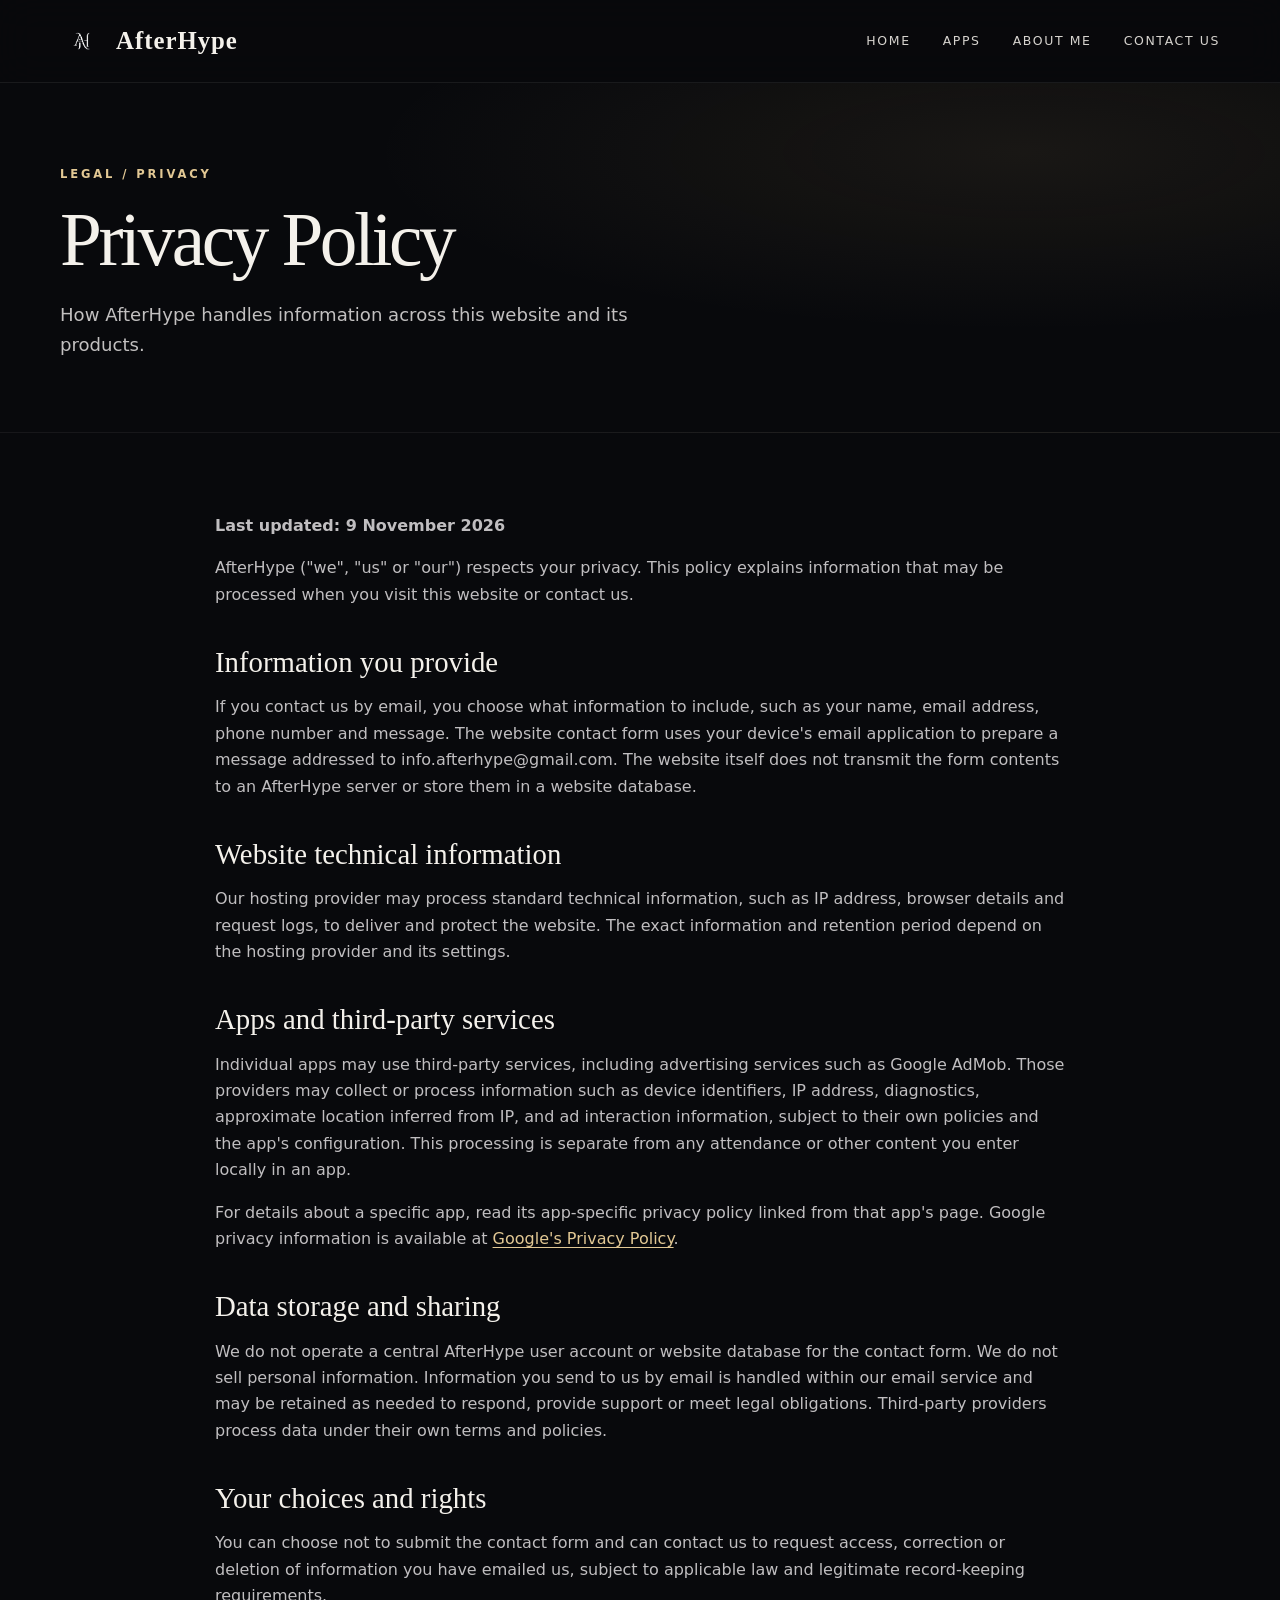
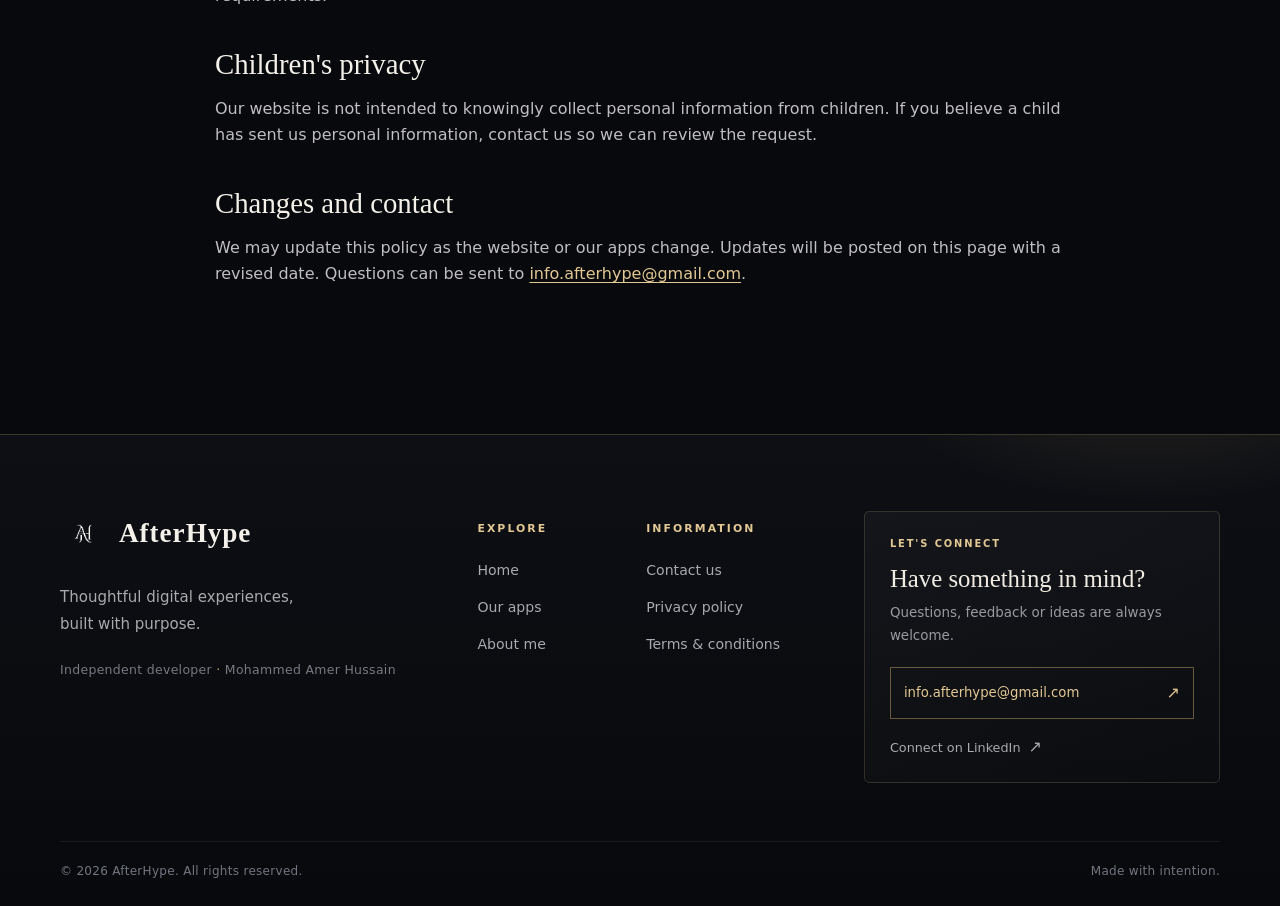
<file: legal/privacy.html>
<!doctype html>
<html lang="en">
  <head>
    <meta charset="utf-8" />
    <meta name="viewport" content="width=device-width,initial-scale=1" />
    <meta name="theme-color" content="#08090c" />
    <meta property="og:site_name" content="AfterHype" />
    <meta
      name="description"
      content="Read the AfterHype Privacy Policy to understand how information is handled when you visit our website or use our applications, including Attendance Tracker."
    />
    <meta
      name="keywords"
      content="AfterHype privacy policy, Attendance Tracker privacy policy, data privacy, information handling, app privacy"
    />
    <title>Privacy Policy | AfterHype</title>
    <link rel="stylesheet" href="/assets/style.css" />
    <link rel="icon" type="image/png" href="/assets/ah-logo.png" />
    <link rel="apple-touch-icon" href="/assets/ah-logo.png" />
  </head>
  <body>
    <header class="site-header">
      <div class="container header-inner">
        <a class="brand" href="/index.html"
          ><img
            src="/assets/ah-logo.png"
            alt="AfterHype monogram"
            onerror="this.style.display = 'none'"
          /><span>AfterHype</span></a
        >
        <button
          class="menu-toggle"
          aria-label="Toggle navigation"
          aria-expanded="false"
        >
          MENU
        </button>
        <nav class="nav" aria-label="Main navigation">
          <a href="/index.html">HOME</a>
          <a href="/apps/apps-index.html">APPS</a>
          <a href="/about.html">ABOUT ME</a>
          <a href="/index.html#contact">CONTACT US</a>
        </nav>
      </div>
    </header>
    <main>
      <section class="page-hero">
        <div class="container">
          <div class="eyebrow">Legal / Privacy</div>
          <h1>Privacy Policy</h1>
          <p class="lead">
            How AfterHype handles information across this website and its
            products.
          </p>
        </div>
      </section>
      <section class="container content">
        <p><strong>Last updated: 9 November 2026</strong></p>
        <p>
          AfterHype ("we", "us" or "our") respects your privacy. This policy
          explains information that may be processed when you visit this website
          or contact us.
        </p>
        <h2>Information you provide</h2>
        <p>
          If you contact us by email, you choose what information to include,
          such as your name, email address, phone number and message. The
          website contact form uses your device's email application to prepare a
          message addressed to info.afterhype@gmail.com. The website itself does
          not transmit the form contents to an AfterHype server or store them in
          a website database.
        </p>
        <h2>Website technical information</h2>
        <p>
          Our hosting provider may process standard technical information, such
          as IP address, browser details and request logs, to deliver and
          protect the website. The exact information and retention period depend
          on the hosting provider and its settings.
        </p>
        <h2>Apps and third-party services</h2>
        <p>
          Individual apps may use third-party services, including advertising
          services such as Google AdMob. Those providers may collect or process
          information such as device identifiers, IP address, diagnostics,
          approximate location inferred from IP, and ad interaction information,
          subject to their own policies and the app's configuration. This
          processing is separate from any attendance or other content you enter
          locally in an app.
        </p>
        <p>
          For details about a specific app, read its app-specific privacy policy
          linked from that app's page. Google privacy information is available
          at
          <a
            href="https://policies.google.com/privacy"
            target="_blank"
            rel="noopener noreferrer"
            >Google's Privacy Policy</a
          >.
        </p>
        <h2>Data storage and sharing</h2>
        <p>
          We do not operate a central AfterHype user account or website database
          for the contact form. We do not sell personal information. Information
          you send to us by email is handled within our email service and may be
          retained as needed to respond, provide support or meet legal
          obligations. Third-party providers process data under their own terms
          and policies.
        </p>
        <h2>Your choices and rights</h2>
        <p>
          You can choose not to submit the contact form and can contact us to
          request access, correction or deletion of information you have emailed
          us, subject to applicable law and legitimate record-keeping
          requirements.
        </p>
        <h2>Children's privacy</h2>
        <p>
          Our website is not intended to knowingly collect personal information
          from children. If you believe a child has sent us personal
          information, contact us so we can review the request.
        </p>
        <h2>Changes and contact</h2>
        <p>
          We may update this policy as the website or our apps change. Updates
          will be posted on this page with a revised date. Questions can be sent
          to
          <a href="mailto:info.afterhype@gmail.com">info.afterhype@gmail.com</a
          >.
        </p>
      </section>
    </main>

    <footer class="site-footer">
      <div class="container">
        <div class="footer-main">
          <div class="footer-brand-block">
            <a
              class="footer-brand-lockup"
              href="/index.html"
              aria-label="AfterHype home"
            >
              <img src="/assets/ah-logo.png" alt="AfterHype logo" />
              <span>AfterHype</span>
            </a>
            <p class="footer-tagline">
              Thoughtful digital experiences, built with purpose.
            </p>
            <p class="footer-developer">
              Independent developer <span>·</span> Mohammed Amer Hussain
            </p>
          </div>
          <div class="footer-links-group">
            <div class="footer-col">
              <h4>Explore</h4>
              <a href="/index.html">Home</a
              ><a href="/apps/apps-index.html">Our apps</a
              ><a href="/about.html">About me</a>
            </div>
            <div class="footer-col">
              <h4>Information</h4>
              <a href="/index.html#contact">Contact us</a>
              <a href="/legal/privacy.html">Privacy policy</a>
              <a href="/legal/terms.html">Terms &amp; conditions</a>
            </div>
          </div>
          <div class="footer-connect">
            <span class="footer-kicker">LET'S CONNECT</span>
            <h3>Have something in mind?</h3>
            <p>Questions, feedback or ideas are always welcome.</p>
            <a class="footer-email" href="mailto:info.afterhype@gmail.com"
              >info.afterhype@gmail.com <span aria-hidden="true">↗</span></a
            >
            <a
              class="footer-social"
              href="https://www.linkedin.com/in/amerhussain001/"
              target="_blank"
              rel="noopener noreferrer"
              >Connect on LinkedIn <span aria-hidden="true">↗</span></a
            >
          </div>
        </div>
        <div class="footer-bottom">
          <span
            >© <span class="current-year"></span> AfterHype. All rights
            reserved.</span
          ><span>Made with intention.</span>
        </div>
      </div>
    </footer>
    <script>
      document
        .querySelectorAll(".current-year")
        .forEach((el) => (el.textContent = new Date().getFullYear()));
    </script>
  </body>
</html>
</file>
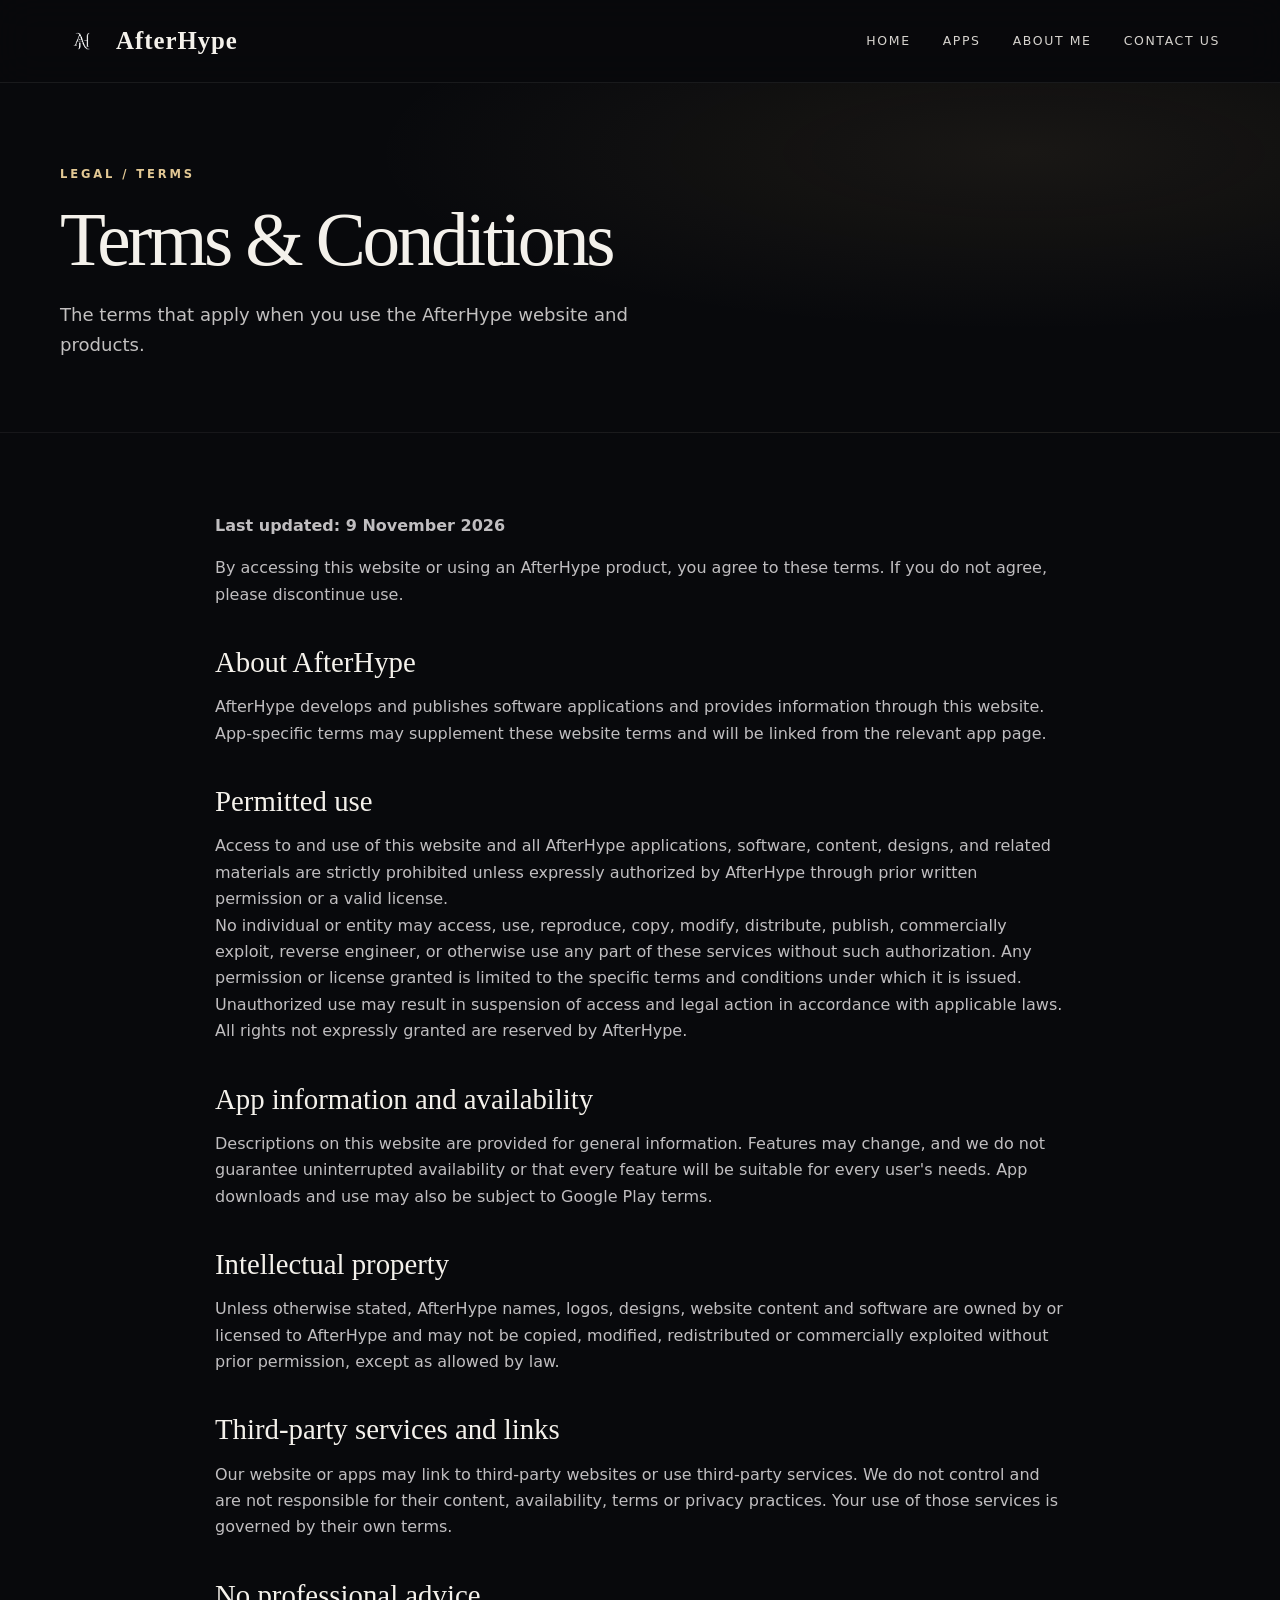
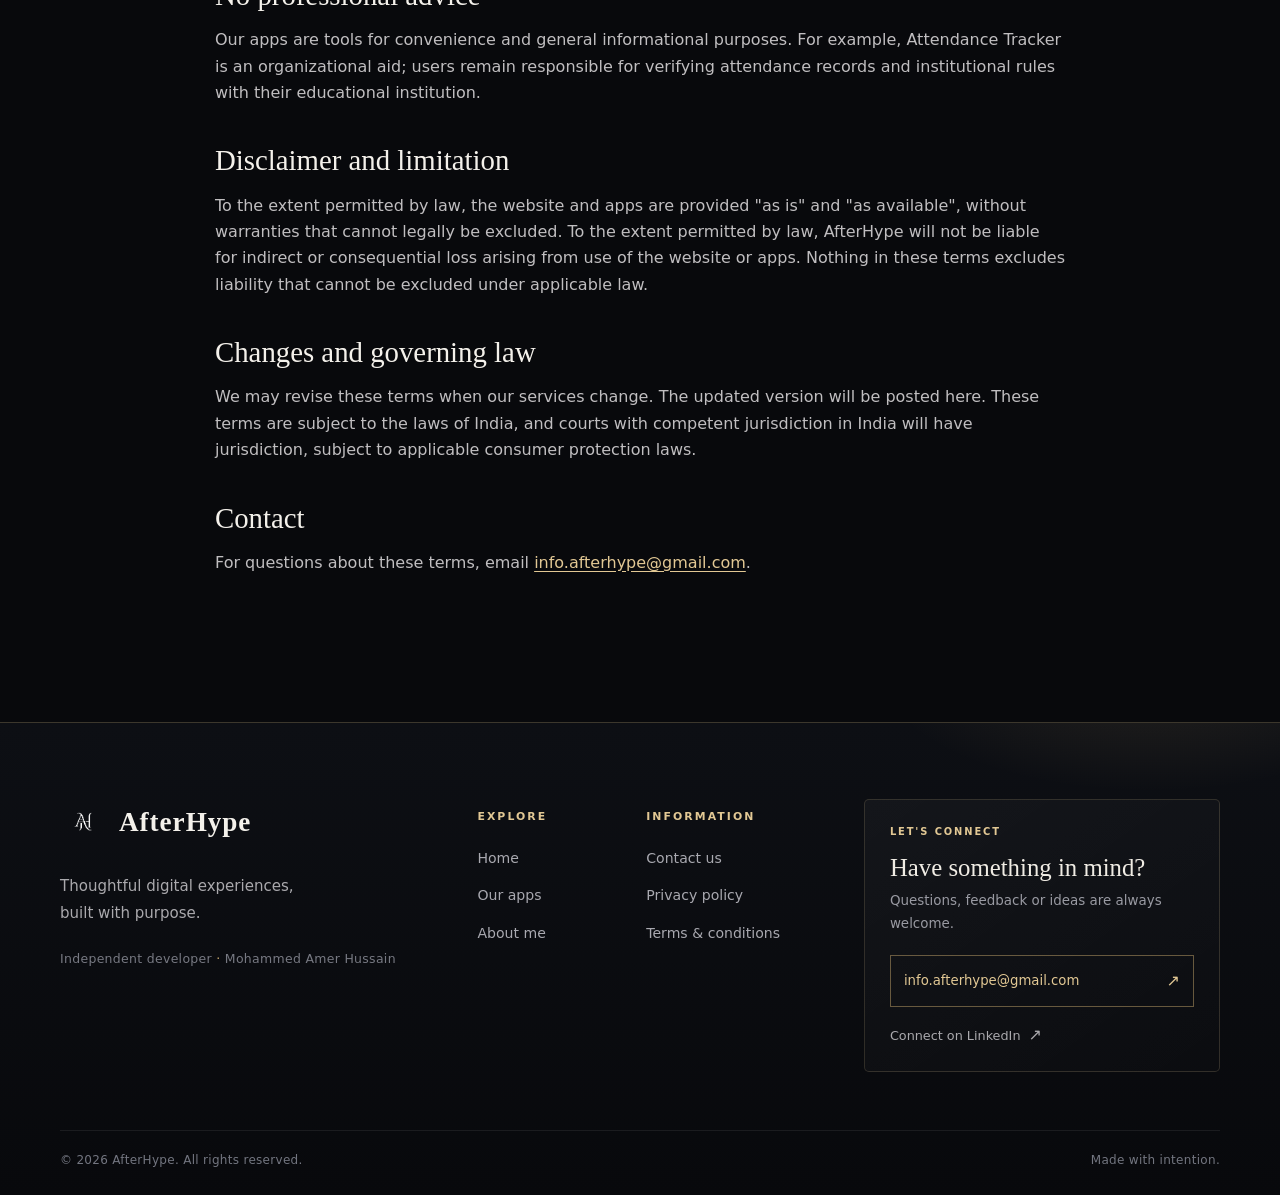
<file: legal/terms.html>
<!doctype html>
<html lang="en">
  <head>
    <meta charset="utf-8" />
    <meta name="viewport" content="width=device-width,initial-scale=1" />
    <meta name="theme-color" content="#08090c" />
    <meta property="og:site_name" content="AfterHype" />
    <meta
      name="description"
      content="Review the AfterHype Terms and Conditions governing access to and use of our website, mobile applications, software, content and digital services."
    />
    <meta
      name="keywords"
      content="AfterHype terms and conditions, AfterHype terms of use, website terms, app usage terms, software terms"
    />
    <title>Terms & Conditions | AfterHype</title>
    <link rel="stylesheet" href="/assets/style.css" />
    <link rel="icon" type="image/png" href="/assets/ah-logo.png" />
    <link rel="apple-touch-icon" href="/assets/ah-logo.png" />
  </head>
  <body>
    <header class="site-header">
      <div class="container header-inner">
        <a class="brand" href="/index.html"
          ><img
            src="/assets/ah-logo.png"
            alt="AfterHype monogram"
            onerror="this.style.display = 'none'"
          /><span>AfterHype</span></a
        >
        <button
          class="menu-toggle"
          aria-label="Toggle navigation"
          aria-expanded="false"
        >
          MENU
        </button>
        <nav class="nav" aria-label="Main navigation">
          <a href="/index.html">HOME</a>
          <a href="/apps/apps-index.html">APPS</a>
          <a href="/about.html">ABOUT ME</a>
          <a href="/index.html#contact">CONTACT US</a>
        </nav>
      </div>
    </header>
    <main>
      <section class="page-hero">
        <div class="container">
          <div class="eyebrow">Legal / Terms</div>
          <h1>Terms &amp; Conditions</h1>
          <p class="lead">
            The terms that apply when you use the AfterHype website and
            products.
          </p>
        </div>
      </section>
      <section class="container content">
        <p><strong>Last updated: 9 November 2026</strong></p>
        <p>
          By accessing this website or using an AfterHype product, you agree to
          these terms. If you do not agree, please discontinue use.
        </p>
        <h2>About AfterHype</h2>
        <p>
          AfterHype develops and publishes software applications and provides
          information through this website. App-specific terms may supplement
          these website terms and will be linked from the relevant app page.
        </p>
        <h2>Permitted use</h2>
        <p>
          Access to and use of this website and all AfterHype applications,
          software, content, designs, and related materials are strictly
          prohibited unless expressly authorized by AfterHype through prior
          written permission or a valid license.<br />No individual or entity
          may access, use, reproduce, copy, modify, distribute, publish,
          commercially exploit, reverse engineer, or otherwise use any part of
          these services without such authorization. Any permission or license
          granted is limited to the specific terms and conditions under which it
          is issued.<br />Unauthorized use may result in suspension of access
          and legal action in accordance with applicable laws. All rights not
          expressly granted are reserved by AfterHype.
        </p>
        <h2>App information and availability</h2>
        <p>
          Descriptions on this website are provided for general information.
          Features may change, and we do not guarantee uninterrupted
          availability or that every feature will be suitable for every user's
          needs. App downloads and use may also be subject to Google Play terms.
        </p>
        <h2>Intellectual property</h2>
        <p>
          Unless otherwise stated, AfterHype names, logos, designs, website
          content and software are owned by or licensed to AfterHype and may not
          be copied, modified, redistributed or commercially exploited without
          prior permission, except as allowed by law.
        </p>
        <h2>Third-party services and links</h2>
        <p>
          Our website or apps may link to third-party websites or use
          third-party services. We do not control and are not responsible for
          their content, availability, terms or privacy practices. Your use of
          those services is governed by their own terms.
        </p>
        <h2>No professional advice</h2>
        <p>
          Our apps are tools for convenience and general informational purposes.
          For example, Attendance Tracker is an organizational aid; users remain
          responsible for verifying attendance records and institutional rules
          with their educational institution.
        </p>
        <h2>Disclaimer and limitation</h2>
        <p>
          To the extent permitted by law, the website and apps are provided "as
          is" and "as available", without warranties that cannot legally be
          excluded. To the extent permitted by law, AfterHype will not be liable
          for indirect or consequential loss arising from use of the website or
          apps. Nothing in these terms excludes liability that cannot be
          excluded under applicable law.
        </p>
        <h2>Changes and governing law</h2>
        <p>
          We may revise these terms when our services change. The updated
          version will be posted here. These terms are subject to the laws of
          India, and courts with competent jurisdiction in India will have
          jurisdiction, subject to applicable consumer protection laws.
        </p>
        <h2>Contact</h2>
        <p>
          For questions about these terms, email
          <a href="mailto:info.afterhype@gmail.com">info.afterhype@gmail.com</a
          >.
        </p>
      </section>
    </main>

    <footer class="site-footer">
      <div class="container">
        <div class="footer-main">
          <div class="footer-brand-block">
            <a
              class="footer-brand-lockup"
              href="/index.html"
              aria-label="AfterHype home"
            >
              <img src="/assets/ah-logo.png" alt="AfterHype logo" />
              <span>AfterHype</span>
            </a>
            <p class="footer-tagline">
              Thoughtful digital experiences, built with purpose.
            </p>
            <p class="footer-developer">
              Independent developer <span>·</span> Mohammed Amer Hussain
            </p>
          </div>
          <div class="footer-links-group">
            <div class="footer-col">
              <h4>Explore</h4>
              <a href="/index.html">Home</a
              ><a href="/apps/apps-index.html">Our apps</a
              ><a href="/about.html">About me</a>
            </div>
            <div class="footer-col">
              <h4>Information</h4>
              <a href="/index.html#contact">Contact us</a>
              <a href="/legal/privacy.html">Privacy policy</a>
              <a href="/legal/terms.html">Terms &amp; conditions</a>
            </div>
          </div>
          <div class="footer-connect">
            <span class="footer-kicker">LET'S CONNECT</span>
            <h3>Have something in mind?</h3>
            <p>Questions, feedback or ideas are always welcome.</p>
            <a class="footer-email" href="mailto:info.afterhype@gmail.com"
              >info.afterhype@gmail.com <span aria-hidden="true">↗</span></a
            >
            <a
              class="footer-social"
              href="https://www.linkedin.com/in/amerhussain001/"
              target="_blank"
              rel="noopener noreferrer"
              >Connect on LinkedIn <span aria-hidden="true">↗</span></a
            >
          </div>
        </div>
        <div class="footer-bottom">
          <span
            >© <span class="current-year"></span> AfterHype. All rights
            reserved.</span
          ><span>Made with intention.</span>
        </div>
      </div>
    </footer>
    <script>
      document
        .querySelectorAll(".current-year")
        .forEach((el) => (el.textContent = new Date().getFullYear()));
    </script>
  </body>
</html>
</file>
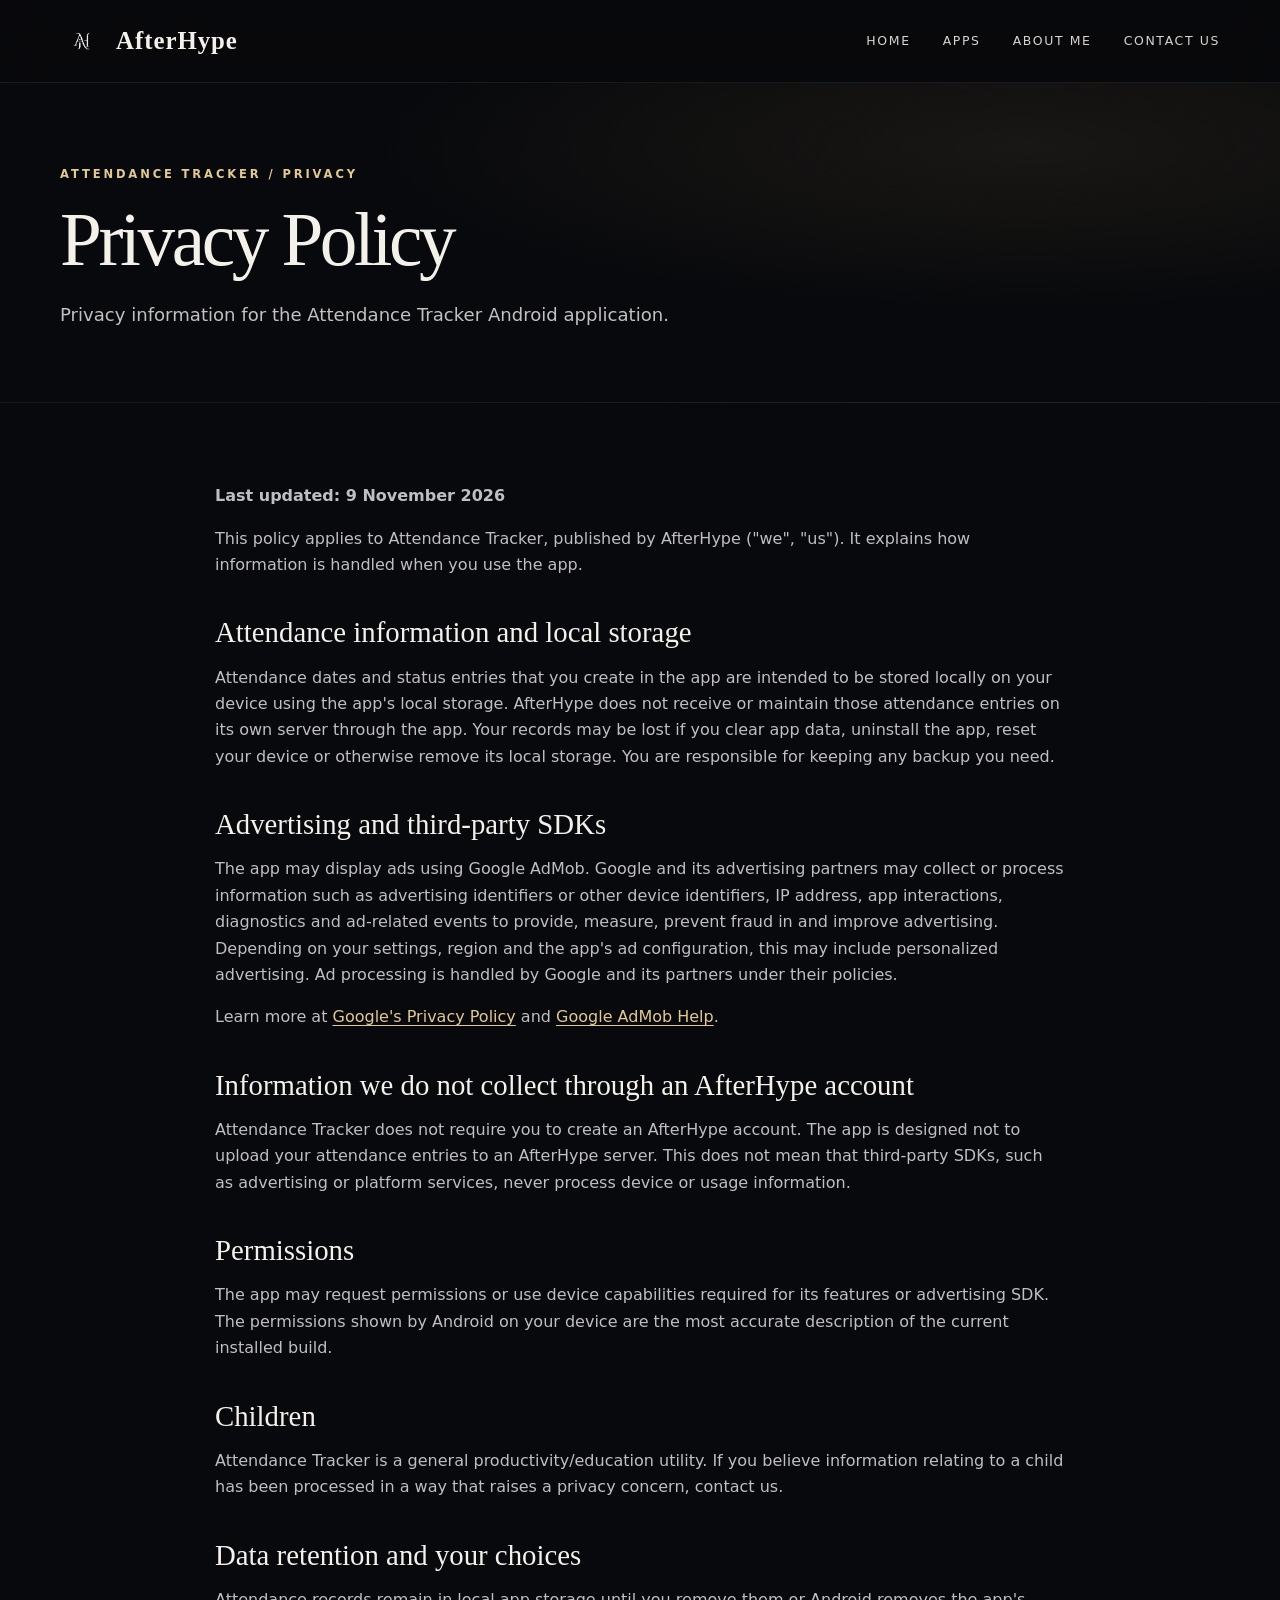
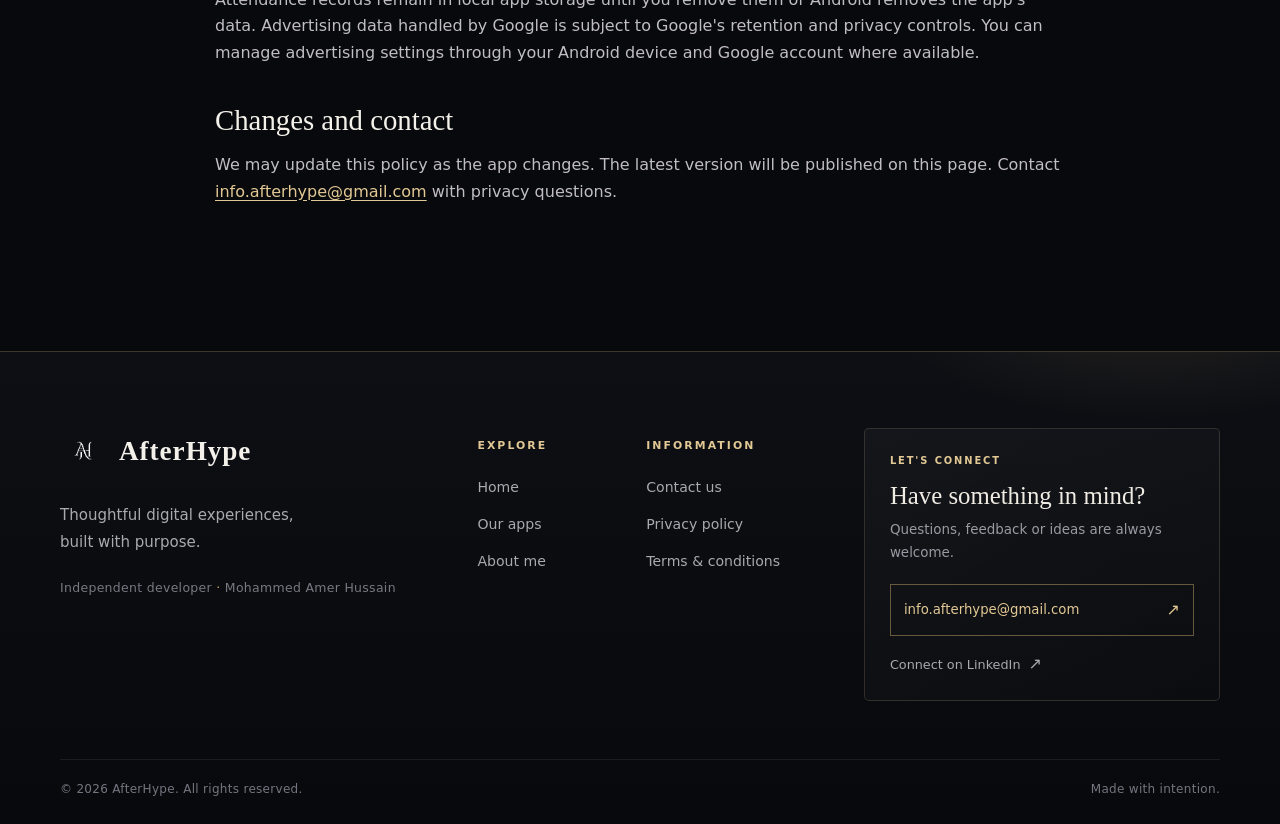
<file: apps/attendance-tracker/privacy.html>
<!doctype html>
<html lang="en">
  <head>
    <meta charset="utf-8" />
    <meta name="viewport" content="width=device-width,initial-scale=1" />
    <meta name="theme-color" content="#08090c" />
    <meta property="og:site_name" content="AfterHype" />
    <meta
      name="description"
      content="AfterHype creates thoughtful mobile apps and digital experiences."
    />
    <meta
      name="keywords"
      content="AfterHype privacy policy, Attendance Tracker privacy policy, data privacy, information handling, app privacy"
    />
    <title>Attendance Tracker Privacy Policy | AfterHype</title>
    <link rel="stylesheet" href="/assets/style.css" />
    <link rel="icon" type="image/png" href="/assets/ah-logo.png" />
    <link rel="apple-touch-icon" href="/assets/ah-logo.png" />
  </head>
  <body>
    <header class="site-header">
      <div class="container header-inner">
        <a class="brand" href="/index.html"
          ><img
            src="/assets/ah-logo.png"
            alt="AfterHype monogram"
            onerror="this.style.display = 'none'"
          /><span>AfterHype</span></a
        >
        <button
          class="menu-toggle"
          aria-label="Toggle navigation"
          aria-expanded="false"
        >
          MENU
        </button>
        <nav class="nav" aria-label="Main navigation">
          <a href="/index.html">HOME</a>
          <a href="/apps/apps-index.html">APPS</a>
          <a href="/about.html">ABOUT ME</a>
          <a href="/index.html#contact">CONTACT US</a>
        </nav>
      </div>
    </header>
    <main>
      <section class="page-hero">
        <div class="container">
          <div class="eyebrow">Attendance Tracker / Privacy</div>
          <h1>Privacy Policy</h1>
          <p class="lead">
            Privacy information for the Attendance Tracker Android application.
          </p>
        </div>
      </section>
      <section class="container content">
        <p><strong>Last updated: 9 November 2026</strong></p>
        <p>
          This policy applies to Attendance Tracker, published by AfterHype
          ("we", "us"). It explains how information is handled when you use the
          app.
        </p>
        <h2>Attendance information and local storage</h2>
        <p>
          Attendance dates and status entries that you create in the app are
          intended to be stored locally on your device using the app's local
          storage. AfterHype does not receive or maintain those attendance
          entries on its own server through the app. Your records may be lost if
          you clear app data, uninstall the app, reset your device or otherwise
          remove its local storage. You are responsible for keeping any backup
          you need.
        </p>
        <h2>Advertising and third-party SDKs</h2>
        <p>
          The app may display ads using Google AdMob. Google and its advertising
          partners may collect or process information such as advertising
          identifiers or other device identifiers, IP address, app interactions,
          diagnostics and ad-related events to provide, measure, prevent fraud
          in and improve advertising. Depending on your settings, region and the
          app's ad configuration, this may include personalized advertising. Ad
          processing is handled by Google and its partners under their policies.
        </p>
        <p>
          Learn more at
          <a
            href="https://policies.google.com/privacy"
            target="_blank"
            rel="noopener noreferrer"
            >Google's Privacy Policy</a
          >
          and
          <a
            href="https://support.google.com/admob/"
            target="_blank"
            rel="noopener noreferrer"
            >Google AdMob Help</a
          >.
        </p>
        <h2>Information we do not collect through an AfterHype account</h2>
        <p>
          Attendance Tracker does not require you to create an AfterHype
          account. The app is designed not to upload your attendance entries to
          an AfterHype server. This does not mean that third-party SDKs, such as
          advertising or platform services, never process device or usage
          information.
        </p>
        <h2>Permissions</h2>
        <p>
          The app may request permissions or use device capabilities required
          for its features or advertising SDK. The permissions shown by Android
          on your device are the most accurate description of the current
          installed build.
        </p>
        <h2>Children</h2>
        <p>
          Attendance Tracker is a general productivity/education utility. If you
          believe information relating to a child has been processed in a way
          that raises a privacy concern, contact us.
        </p>
        <h2>Data retention and your choices</h2>
        <p>
          Attendance records remain in local app storage until you remove them
          or Android removes the app's data. Advertising data handled by Google
          is subject to Google's retention and privacy controls. You can manage
          advertising settings through your Android device and Google account
          where available.
        </p>
        <h2>Changes and contact</h2>
        <p>
          We may update this policy as the app changes. The latest version will
          be published on this page. Contact
          <a href="mailto:info.afterhype@gmail.com">info.afterhype@gmail.com</a>
          with privacy questions.
        </p>
      </section>
    </main>

    <footer class="site-footer">
      <div class="container">
        <div class="footer-main">
          <div class="footer-brand-block">
            <a
              class="footer-brand-lockup"
              href="/index.html"
              aria-label="AfterHype home"
            >
              <img src="/assets/ah-logo.png" alt="AfterHype logo" />
              <span>AfterHype</span>
            </a>
            <p class="footer-tagline">
              Thoughtful digital experiences, built with purpose.
            </p>
            <p class="footer-developer">
              Independent developer <span>·</span> Mohammed Amer Hussain
            </p>
          </div>
          <div class="footer-links-group">
            <div class="footer-col">
              <h4>Explore</h4>
              <a href="/index.html">Home</a
              ><a href="/apps/apps-index.html">Our apps</a
              ><a href="/about.html">About me</a>
            </div>
            <div class="footer-col">
              <h4>Information</h4>
              <a href="/index.html#contact">Contact us</a>
              <a href="/legal/privacy.html">Privacy policy</a>
              <a href="/legal/terms.html">Terms &amp; conditions</a>
            </div>
          </div>
          <div class="footer-connect">
            <span class="footer-kicker">LET'S CONNECT</span>
            <h3>Have something in mind?</h3>
            <p>Questions, feedback or ideas are always welcome.</p>
            <a class="footer-email" href="mailto:info.afterhype@gmail.com"
              >info.afterhype@gmail.com <span aria-hidden="true">↗</span></a
            >
            <a
              class="footer-social"
              href="https://www.linkedin.com/in/amerhussain001/"
              target="_blank"
              rel="noopener noreferrer"
              >Connect on LinkedIn <span aria-hidden="true">↗</span></a
            >
          </div>
        </div>
        <div class="footer-bottom">
          <span
            >© <span class="current-year"></span> AfterHype. All rights
            reserved.</span
          ><span>Made with intention.</span>
        </div>
      </div>
    </footer>
    <script>
      document
        .querySelectorAll(".current-year")
        .forEach((el) => (el.textContent = new Date().getFullYear()));
    </script>
  </body>
</html>
</file>
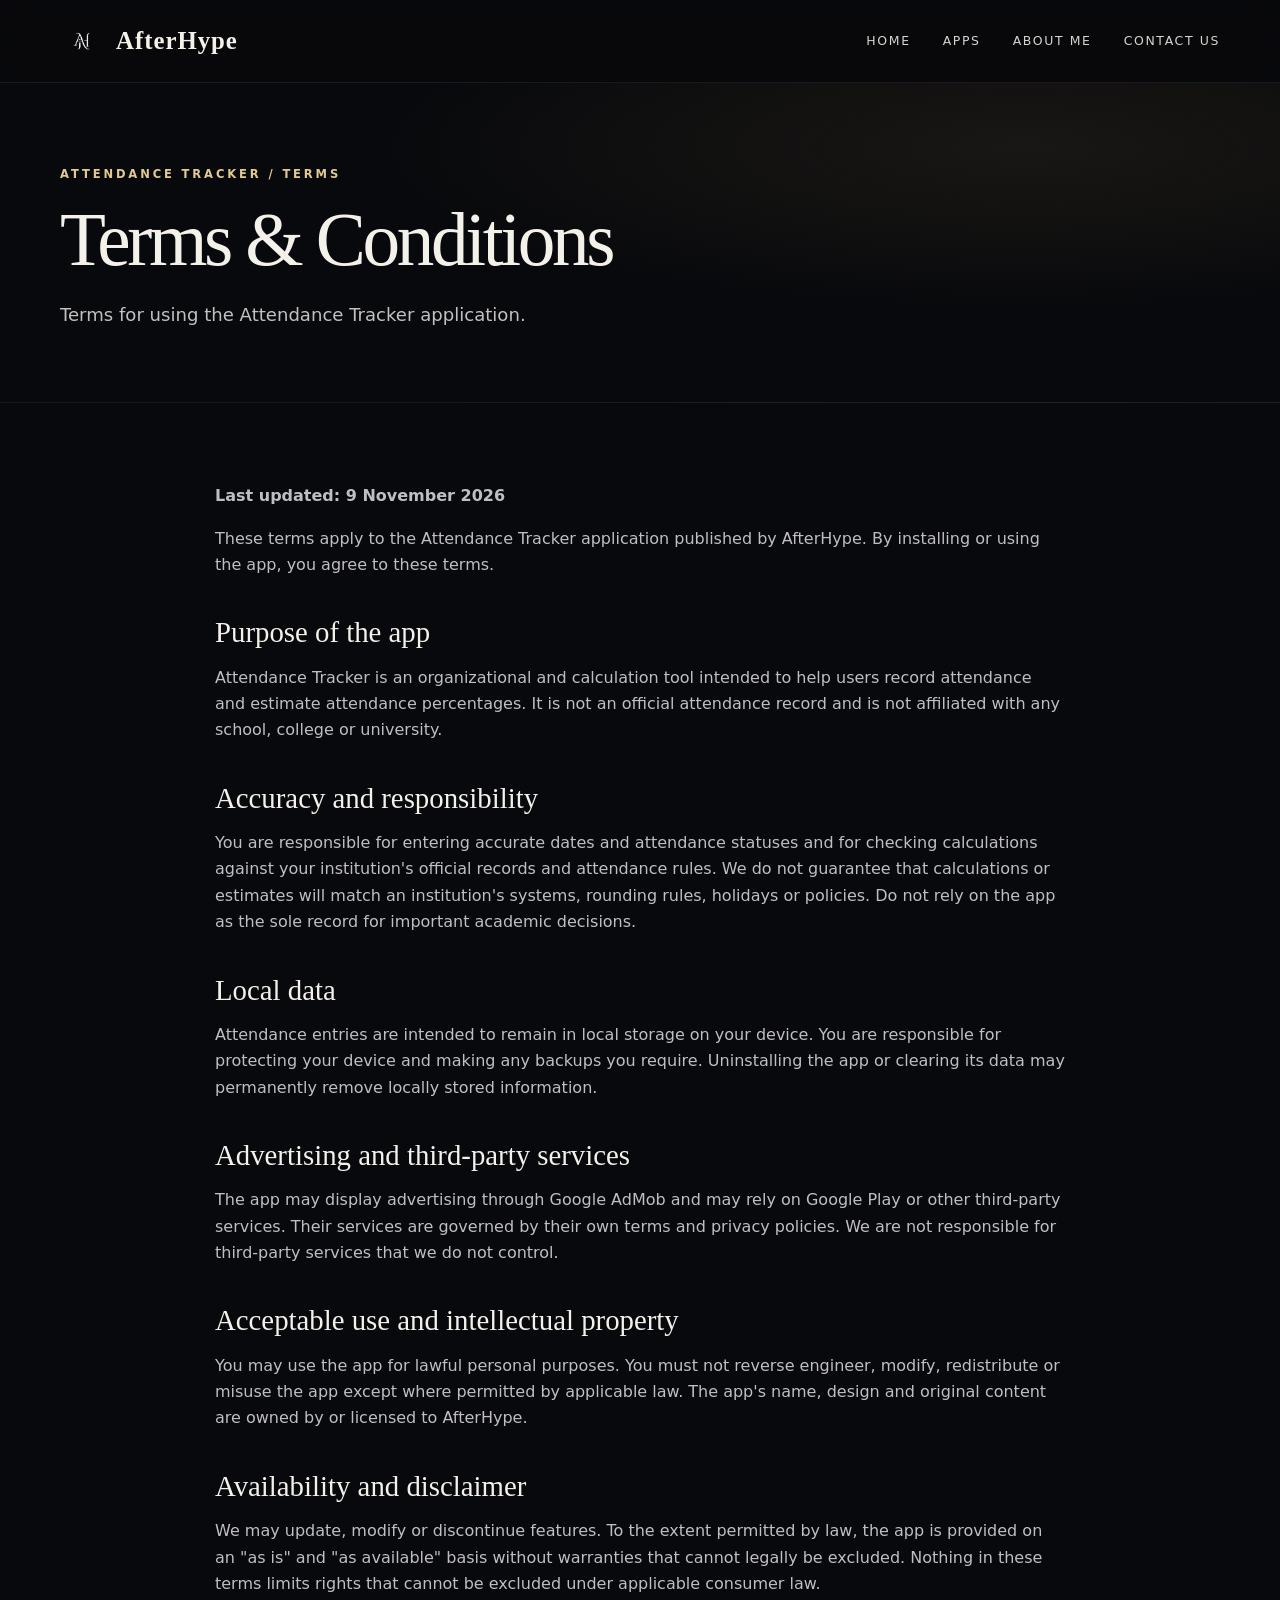
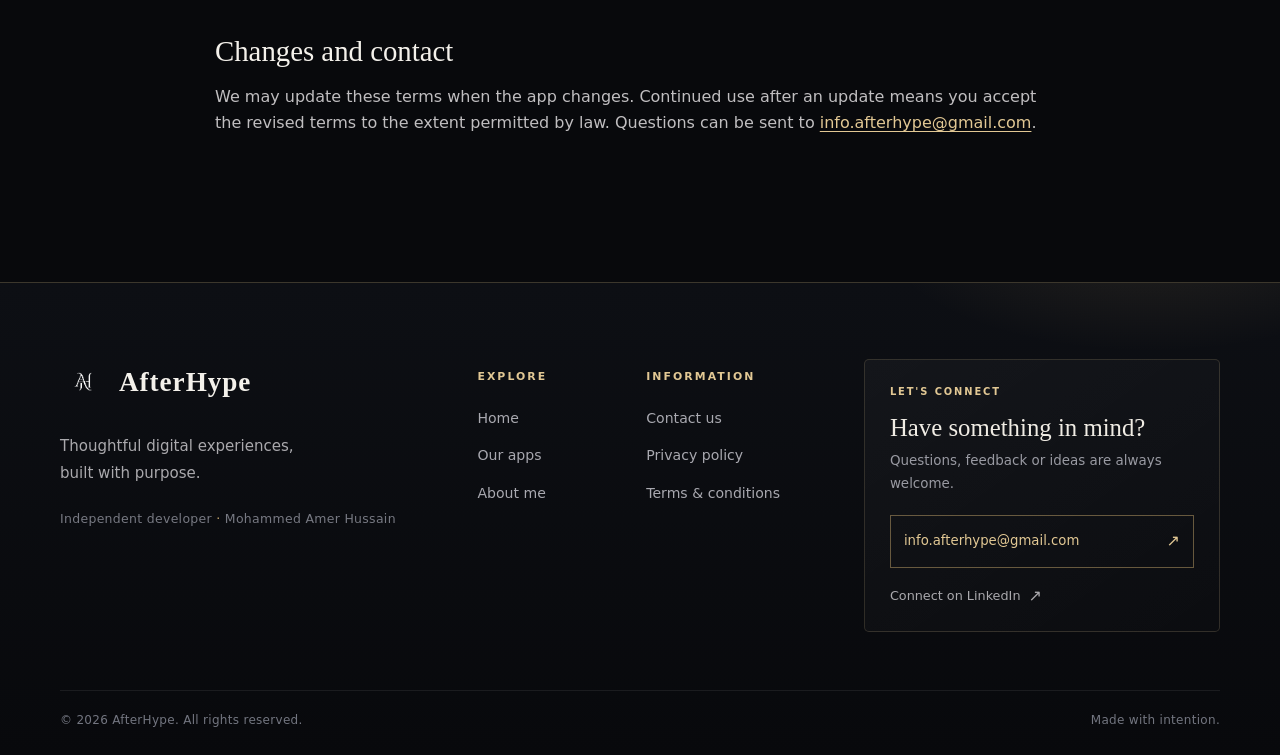
<file: apps/attendance-tracker/terms.html>
<!doctype html>
<html lang="en">
  <head>
    <meta charset="utf-8" />
    <meta name="viewport" content="width=device-width,initial-scale=1" />
    <meta name="theme-color" content="#08090c" />
    <meta property="og:site_name" content="AfterHype" />
    <meta
      name="description"
      content="AfterHype creates thoughtful mobile apps and digital experiences."
    />
    <meta
      name="keywords"
      content="AfterHype terms and conditions, AfterHype terms of use, website terms, app usage terms, software terms"
    />
    <title>Attendance Tracker Terms | AfterHype</title>
    <link rel="stylesheet" href="/assets/style.css" />
    <link rel="icon" type="image/png" href="/assets/ah-logo.png" />
    <link rel="apple-touch-icon" href="/assets/ah-logo.png" />
  </head>
  <body>
    <header class="site-header">
      <div class="container header-inner">
        <a class="brand" href="/index.html"
          ><img
            src="/assets/ah-logo.png"
            alt="AfterHype monogram"
            onerror="this.style.display = 'none'"
          /><span>AfterHype</span></a
        >
        <button
          class="menu-toggle"
          aria-label="Toggle navigation"
          aria-expanded="false"
        >
          MENU
        </button>
        <nav class="nav" aria-label="Main navigation">
          <a href="/index.html">HOME</a>
          <a href="/apps/apps-index.html">APPS</a>
          <a href="/about.html">ABOUT ME</a>
          <a href="/index.html#contact">CONTACT US</a>
        </nav>
      </div>
    </header>
    <main>
      <section class="page-hero">
        <div class="container">
          <div class="eyebrow">Attendance Tracker / Terms</div>
          <h1>Terms &amp; Conditions</h1>
          <p class="lead">
            Terms for using the Attendance Tracker application.
          </p>
        </div>
      </section>
      <section class="container content">
        <p><strong>Last updated: 9 November 2026</strong></p>
        <p>
          These terms apply to the Attendance Tracker application published by
          AfterHype. By installing or using the app, you agree to these terms.
        </p>
        <h2>Purpose of the app</h2>
        <p>
          Attendance Tracker is an organizational and calculation tool intended
          to help users record attendance and estimate attendance percentages.
          It is not an official attendance record and is not affiliated with any
          school, college or university.
        </p>
        <h2>Accuracy and responsibility</h2>
        <p>
          You are responsible for entering accurate dates and attendance
          statuses and for checking calculations against your institution's
          official records and attendance rules. We do not guarantee that
          calculations or estimates will match an institution's systems,
          rounding rules, holidays or policies. Do not rely on the app as the
          sole record for important academic decisions.
        </p>
        <h2>Local data</h2>
        <p>
          Attendance entries are intended to remain in local storage on your
          device. You are responsible for protecting your device and making any
          backups you require. Uninstalling the app or clearing its data may
          permanently remove locally stored information.
        </p>
        <h2>Advertising and third-party services</h2>
        <p>
          The app may display advertising through Google AdMob and may rely on
          Google Play or other third-party services. Their services are governed
          by their own terms and privacy policies. We are not responsible for
          third-party services that we do not control.
        </p>
        <h2>Acceptable use and intellectual property</h2>
        <p>
          You may use the app for lawful personal purposes. You must not reverse
          engineer, modify, redistribute or misuse the app except where
          permitted by applicable law. The app's name, design and original
          content are owned by or licensed to AfterHype.
        </p>
        <h2>Availability and disclaimer</h2>
        <p>
          We may update, modify or discontinue features. To the extent permitted
          by law, the app is provided on an "as is" and "as available" basis
          without warranties that cannot legally be excluded. Nothing in these
          terms limits rights that cannot be excluded under applicable consumer
          law.
        </p>
        <h2>Changes and contact</h2>
        <p>
          We may update these terms when the app changes. Continued use after an
          update means you accept the revised terms to the extent permitted by
          law. Questions can be sent to
          <a href="mailto:info.afterhype@gmail.com">info.afterhype@gmail.com</a
          >.
        </p>
      </section>
    </main>

    <footer class="site-footer">
      <div class="container">
        <div class="footer-main">
          <div class="footer-brand-block">
            <a
              class="footer-brand-lockup"
              href="/index.html"
              aria-label="AfterHype home"
            >
              <img src="/assets/ah-logo.png" alt="AfterHype logo" />
              <span>AfterHype</span>
            </a>
            <p class="footer-tagline">
              Thoughtful digital experiences, built with purpose.
            </p>
            <p class="footer-developer">
              Independent developer <span>·</span> Mohammed Amer Hussain
            </p>
          </div>
          <div class="footer-links-group">
            <div class="footer-col">
              <h4>Explore</h4>
              <a href="/index.html">Home</a
              ><a href="/apps/apps-index.html">Our apps</a
              ><a href="/about.html">About me</a>
            </div>
            <div class="footer-col">
              <h4>Information</h4>
              <a href="/index.html#contact">Contact us</a>
              <a href="/legal/privacy.html">Privacy policy</a>
              <a href="/legal/terms.html">Terms &amp; conditions</a>
            </div>
          </div>
          <div class="footer-connect">
            <span class="footer-kicker">LET'S CONNECT</span>
            <h3>Have something in mind?</h3>
            <p>Questions, feedback or ideas are always welcome.</p>
            <a class="footer-email" href="mailto:info.afterhype@gmail.com"
              >info.afterhype@gmail.com <span aria-hidden="true">↗</span></a
            >
            <a
              class="footer-social"
              href="https://www.linkedin.com/in/amerhussain001/"
              target="_blank"
              rel="noopener noreferrer"
              >Connect on LinkedIn <span aria-hidden="true">↗</span></a
            >
          </div>
        </div>
        <div class="footer-bottom">
          <span
            >© <span class="current-year"></span> AfterHype. All rights
            reserved.</span
          ><span>Made with intention.</span>
        </div>
      </div>
    </footer>
    <script>
      document
        .querySelectorAll(".current-year")
        .forEach((el) => (el.textContent = new Date().getFullYear()));
    </script>
  </body>
</html>
</file>
<file: assets/style.css>
:root {
  --bg: #08090c;
  --panel: #111319;
  --panel2: #171a22;
  --text: #f4f1eb;
  --muted: #a7a7b0;
  --gold: #c9a96e;
  --gold2: #e2c894;
  --line: rgba(226, 200, 148, 0.18);
  --max: 1160px;
}
* {
  box-sizing: border-box;
}
html {
  scroll-behavior: smooth;
}
body {
  margin: 0;
  background: var(--bg);
  color: var(--text);
  font-family:
    Inter,
    ui-sans-serif,
    system-ui,
    -apple-system,
    "Segoe UI",
    sans-serif;
  line-height: 1.65;
}
a {
  color: inherit;
  text-decoration: none;
}
button,
input,
textarea {
  font: inherit;
}
.container {
  width: min(var(--max), calc(100% - 44px));
  margin: auto;
}
.site-header {
  position: sticky;
  top: 0;
  z-index: 20;
  background: rgba(8, 9, 12, 0.88);
  backdrop-filter: blur(18px);
  border-bottom: 1px solid rgba(255, 255, 255, 0.07);
}
.header-inner {
  height: 82px;
  display: flex;
  align-items: center;
  justify-content: space-between;
  gap: 24px;
}
.brand {
  display: flex;
  align-items: center;
  gap: 13px;
  font-family: Georgia, serif;
  font-size: 1.55rem;
  letter-spacing: 0.04em;
  font-weight: 600;
}
.brand img {
  width: 43px;
  height: 43px;
  object-fit: contain;
}
.nav {
  display: flex;
  align-items: center;
  gap: 32px;
}
.nav a {
  font-size: 0.78rem;
  letter-spacing: 0.13em;
  color: #d6d3ce;
  transition: 0.2s;
}
.nav a:hover,
.nav a.active {
  color: var(--gold2);
}
.menu-toggle {
  display: none;
  background: none;
  border: 1px solid var(--line);
  color: var(--text);
  border-radius: 8px;
  padding: 8px 11px;
}
.hero {
  min-height: 660px;
  display: grid;
  align-items: center;
  position: relative;
  overflow: hidden;
  border-bottom: 1px solid rgba(255, 255, 255, 0.05);
}
.hero:before {
  content: "";
  position: absolute;
  width: 620px;
  height: 620px;
  border-radius: 50%;
  right: -130px;
  top: -120px;
  background: radial-gradient(
    circle,
    rgba(201, 169, 110, 0.13),
    transparent 68%
  );
  pointer-events: none;
}
.hero-content {
  position: relative;
  max-width: 780px;
  padding: 100px 0 110px;
}
.eyebrow {
  color: var(--gold2);
  font-size: 0.72rem;
  letter-spacing: 0.25em;
  text-transform: uppercase;
  font-weight: 700;
}
h1,
h2,
h3 {
  font-family: Georgia, "Times New Roman", serif;
  font-weight: 400;
  line-height: 1.12;
}
h1 {
  font-size: clamp(3.3rem, 8vw, 6.8rem);
  letter-spacing: -0.045em;
  margin: 24px 0;
}
h1 span {
  color: var(--gold2);
  font-style: italic;
}
.lead {
  font-size: 1.13rem;
  color: #c2c0c0;
  max-width: 620px;
}
.actions {
  display: flex;
  gap: 14px;
  flex-wrap: wrap;
  margin-top: 34px;
}
.btn {
  display: inline-flex;
  align-items: center;
  justify-content: center;
  padding: 13px 21px;
  border-radius: 3px;
  border: 1px solid var(--gold);
  font-size: 0.78rem;
  letter-spacing: 0.1em;
  text-transform: uppercase;
  transition: 0.2s;
}
.btn.primary {
  background: var(--gold);
  color: #111;
}
.btn:hover {
  transform: translateY(-2px);
  background: var(--gold2);
  border-color: var(--gold2);
  color: #111;
}
.btn.secondary {
  color: var(--gold2);
}
.section {
  padding: 100px 0;
}
.section-head {
  max-width: 690px;
  margin-bottom: 42px;
}
.section h2 {
  font-size: clamp(2.3rem, 5vw, 3.7rem);
  margin: 13px 0 18px;
}
.muted {
  color: var(--muted);
}
.grid {
  display: grid;
  grid-template-columns: repeat(3, 1fr);
  gap: 18px;
}
.card {
  background: linear-gradient(145deg, var(--panel2), var(--panel));
  border: 1px solid rgba(255, 255, 255, 0.07);
  padding: 28px;
  border-radius: 5px;
  transition: 0.25s;
}
.card:hover {
  border-color: var(--line);
  transform: translateY(-4px);
}
.card .symbol {
  width: 44px;
  height: 44px;
  border: 1px solid var(--line);
  display: grid;
  place-items: center;
  color: var(--gold2);
  font-family: Georgia, serif;
  font-size: 1.4rem;
  margin-bottom: 25px;
}
.card h3 {
  font-size: 1.6rem;
  margin: 0 0 12px;
}
.card p {
  color: var(--muted);
  font-size: 0.95rem;
}
.text-link {
  display: inline-block;
  margin-top: 14px;
  color: var(--gold2);
  font-size: 0.8rem;
  letter-spacing: 0.1em;
  text-transform: uppercase;
}
.split {
  display: grid;
  grid-template-columns: 1fr 1fr;
  gap: 70px;
  align-items: center;
}
.monogram-panel {
  min-height: 340px;
  display: grid;
  place-items: center;
  border: 1px solid var(--line);
  background:
    radial-gradient(circle, rgba(201, 169, 110, 0.1), transparent 62%), #0d0f14;
}
.monogram-panel img {
  width: min(210px, 55%);
  height: auto;
  object-fit: contain;
}
.callout {
  border-top: 1px solid var(--line);
  border-bottom: 1px solid var(--line);
  padding: 46px 0;
}
.callout-inner {
  display: flex;
  align-items: center;
  justify-content: space-between;
  gap: 30px;
}
.page-hero {
  padding: 82px 0 54px;
  border-bottom: 1px solid rgba(255, 255, 255, 0.06);
  background: radial-gradient(
    ellipse at 80% 20%,
    rgba(201, 169, 110, 0.09),
    transparent 45%
  );
}
.page-hero h1 {
  font-size: clamp(2.8rem, 6vw, 4.7rem);
  margin: 14px 0;
}
.content {
  max-width: 850px;
  padding: 64px 0 100px;
}
.content h2 {
  font-size: 1.8rem;
  margin: 38px 0 12px;
}
.content h3 {
  font-size: 1.35rem;
  margin: 26px 0 8px;
}
.content p,
.content li {
  color: #c0bec0;
}
.content a {
  color: var(--gold2);
  text-decoration: underline;
  text-underline-offset: 3px;
}
.app-feature {
  display: grid;
  grid-template-columns: 1.2fr 0.8fr;
  gap: 34px;
  align-items: center;
  background: linear-gradient(130deg, #171a22, #0d0f14);
  border: 1px solid var(--line);
  padding: 38px;
}
.app-icon {
  width: 160px;
  height: 160px;
  margin: auto;
  border: 1px solid var(--line);
  border-radius: 28px;
  display: grid;
  place-items: center;
  background: #202228;
  color: white;
  font-family: Georgia, serif;
  font-size: 3rem;
}
.app-icon img {
  width: 100%;
  height: 100%;
  object-fit: contain;
  border-radius: 28px;
}
.form-grid {
  display: grid;
  grid-template-columns: 1fr 1fr;
  gap: 18px;
}
.field {
  display: flex;
  flex-direction: column;
  gap: 8px;
}
.field.full {
  grid-column: 1/-1;
}
.field label {
  font-size: 0.78rem;
  letter-spacing: 0.08em;
  color: #d6d1c7;
  text-transform: uppercase;
}
.field input,
.field textarea {
  width: 100%;
  background: #111319;
  border: 1px solid rgba(255, 255, 255, 0.13);
  padding: 14px;
  color: var(--text);
  border-radius: 3px;
  outline: none;
}
.field input:focus,
.field textarea:focus {
  border-color: var(--gold);
}
.field textarea {
  min-height: 150px;
  resize: vertical;
}
.form-note {
  font-size: 0.82rem;
  color: var(--muted);
  margin-top: 14px;
}
.site-footer {
  position: relative;
  isolation: isolate;
  overflow: hidden;
  margin-top: 30px;
  padding: 76px 0 24px;
  background: linear-gradient(180deg, #0d0f14 0%, #08090c 100%);
  border-top: 1px solid rgba(226, 200, 148, 0.24);
}
.site-footer:before {
  content: "";
  position: absolute;
  z-index: -1;
  width: 560px;
  height: 260px;
  right: -150px;
  top: -190px;
  border-radius: 50%;
  background: radial-gradient(
    ellipse,
    rgba(201, 169, 110, 0.13),
    transparent 70%
  );
  pointer-events: none;
}
.footer-main {
  display: grid;
  grid-template-columns: 1.1fr 1fr 1.15fr;
  gap: clamp(34px, 6vw, 84px);
  padding-bottom: 58px;
}
.footer-brand-lockup {
  display: inline-flex;
  align-items: center;
  gap: 13px;
  color: var(--text);
  font-family: Georgia, serif;
  font-size: 1.7rem;
  letter-spacing: 0.035em;
  font-weight: 600;
}
.footer-brand-lockup img {
  width: 46px;
  height: 46px;
  object-fit: contain;
}
.footer-tagline {
  max-width: 270px;
  margin: 19px 0 22px;
  color: #aaa9ad;
  font-size: 0.94rem;
  line-height: 1.8;
}
.footer-developer {
  margin: 0;
  color: #777982;
  font-size: 0.78rem;
  letter-spacing: 0.025em;
}
.footer-developer span {
  color: var(--gold);
}
.footer-links-group {
  display: grid;
  grid-template-columns: 1fr 1fr;
  gap: 28px;
  padding-top: 9px;
}
.footer-col h4,
.footer-kicker {
  display: block;
  color: var(--gold2);
  font-size: 0.68rem;
  letter-spacing: 0.19em;
  text-transform: uppercase;
  font-weight: 700;
  margin: 0 0 21px;
}
.footer-col a {
  display: table;
  color: #a9a9b0;
  font-size: 0.88rem;
  margin: 0 0 14px;
  transition:
    color 0.2s,
    transform 0.2s;
}
.footer-col a:hover {
  color: var(--gold2);
  transform: translateX(3px);
}
.footer-connect {
  padding: 24px 25px 22px;
  border: 1px solid rgba(226, 200, 148, 0.17);
  background: linear-gradient(
    145deg,
    rgba(255, 255, 255, 0.035),
    rgba(255, 255, 255, 0.012)
  );
  border-radius: 5px;
}
.footer-kicker {
  margin-bottom: 13px;
  font-size: 0.62rem;
}
.footer-connect h3 {
  font-size: 1.55rem;
  margin: 0 0 9px;
  color: #f0ece4;
}
.footer-connect p {
  margin: 0 0 19px;
  color: #999aa2;
  font-size: 0.84rem;
  line-height: 1.7;
}
.footer-email {
  display: flex;
  align-items: center;
  justify-content: space-between;
  gap: 12px;
  padding: 12px 13px;
  border: 1px solid rgba(201, 169, 110, 0.48);
  color: var(--gold2);
  font-size: 0.83rem;
  overflow-wrap: anywhere;
  transition:
    background 0.2s,
    border-color 0.2s;
}
.footer-email:hover {
  background: rgba(201, 169, 110, 0.09);
  border-color: var(--gold2);
}
.footer-email span,
.footer-social span {
  font-size: 1rem;
}
.footer-social {
  display: inline-flex;
  align-items: center;
  gap: 8px;
  margin-top: 15px;
  color: #aaa9ad;
  font-size: 0.8rem;
  transition: color 0.2s;
}
.footer-social:hover {
  color: var(--gold2);
}
.footer-bottom {
  display: flex;
  justify-content: space-between;
  align-items: center;
  gap: 18px;
  padding-top: 20px;
  border-top: 1px solid rgba(255, 255, 255, 0.075);
  color: #737680;
  font-size: 0.75rem;
  letter-spacing: 0.025em;
}
@media (max-width: 850px) {
  .nav {
    gap: 18px;
  }
  .nav a {
    font-size: 0.7rem;
  }
  .grid {
    grid-template-columns: 1fr 1fr;
  }
  .split {
    gap: 35px;
  }
  .footer-main {
    grid-template-columns: 1fr 1fr;
  }
  .footer-connect {
    grid-column: 1/-1;
    max-width: none;
  }
}
@media (max-width: 620px) {
  .container {
    width: min(var(--max), calc(100% - 32px));
  }
  .header-inner {
    height: 72px;
  }
  .brand {
    font-size: 1.3rem;
  }
  .brand img {
    width: 38px;
    height: 38px;
  }
  .menu-toggle {
    display: block;
  }
  .nav {
    display: none;
    position: absolute;
    top: 72px;
    left: 0;
    right: 0;
    background: #0b0c10;
    border-bottom: 1px solid var(--line);
    padding: 20px 24px;
    flex-direction: column;
    align-items: flex-start;
    gap: 20px;
  }
  .nav.open {
    display: flex;
  }
  .hero {
    min-height: 570px;
  }
  .hero-content {
    padding: 80px 0;
  }
  .section {
    padding: 72px 0;
  }
  .grid,
  .split,
  .app-feature {
    grid-template-columns: 1fr;
  }
  .monogram-panel {
    min-height: 250px;
  }
  .callout-inner {
    align-items: flex-start;
    flex-direction: column;
  }
  .footer-main {
    grid-template-columns: 1fr;
    gap: 34px;
    padding-bottom: 38px;
  }
  .footer-links-group {
    max-width: 420px;
  }
  .footer-connect {
    grid-column: auto;
  }
  .footer-bottom {
    align-items: flex-start;
    flex-direction: column;
    gap: 8px;
  }
  .form-grid {
    grid-template-columns: 1fr;
  }
  .field.full {
    grid-column: auto;
  }
  .copyright {
    flex-direction: column;
  }
  .app-feature {
    padding: 25px;
  }
}

/* Brand identity refinements */
.brand img {
  object-fit: contain;
  background: transparent;
}
.monogram-panel img {
  object-fit: contain;
  background: transparent;
}
.app-icon {
  overflow: hidden;
  padding: 0;
}
.app-icon img {
  display: block;
  width: 100%;
  height: 100%;
  object-fit: cover;
  border-radius: 28px;
}
</file>
